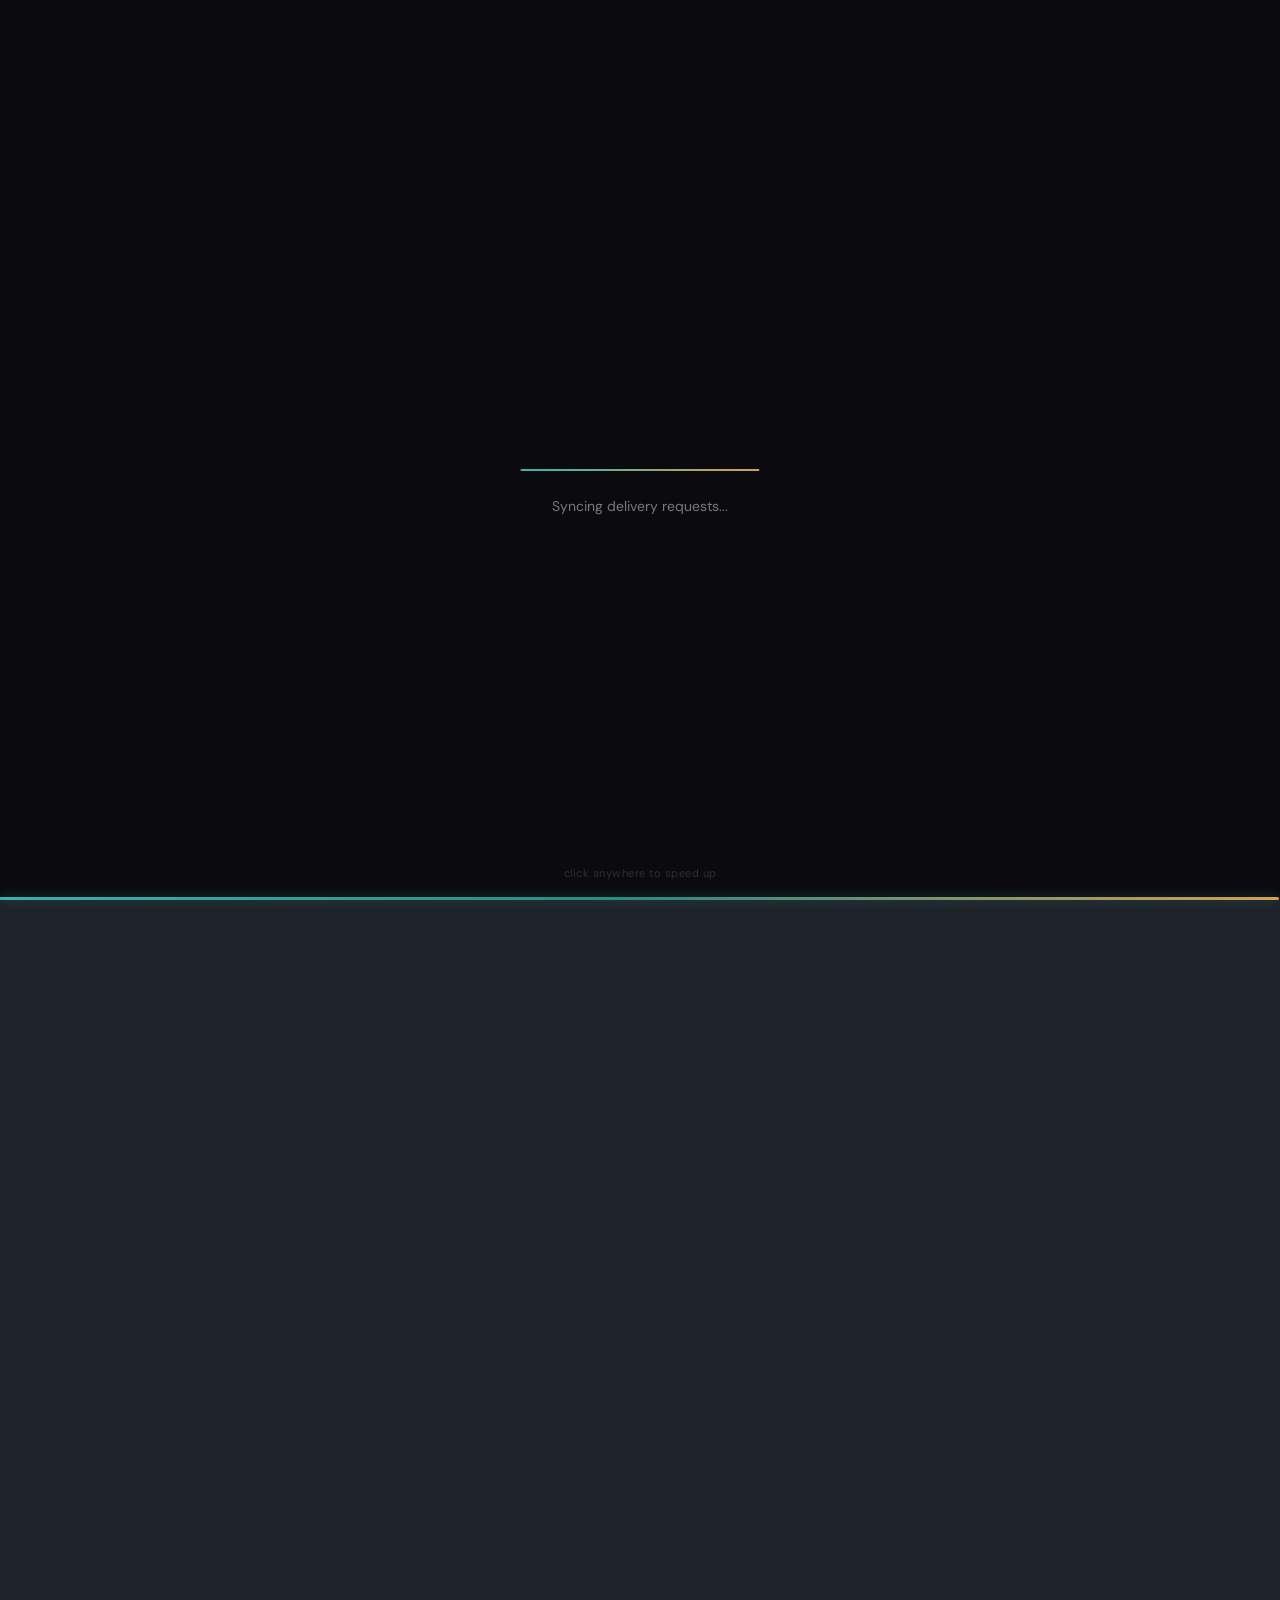
<file: index.html>
<!DOCTYPE html>
<html lang="en">

<head>
  <meta charset="UTF-8">
  <meta name="viewport" content="width=device-width, initial-scale=1.0">
  <title>Helpify — Campus Delivery</title>
  <link rel="preconnect" href="https://fonts.googleapis.com">
  <link
    href="https://fonts.googleapis.com/css2?family=Plus Jakarta Sans:wght@400;600;700;800&family=DM+Sans:ital,wght@0,300;0,400;0,500;0,600;1,400&display=swap"
    rel="stylesheet">
  <style>
    :root {
      --primary: #38b2ac;
      --primary-dark: #2d8a84;
      --accent: #d4a052;
      --accent2: #d4a052;
      --surface: #1e2229;
      --surface2: #272d36;
      --surface3: #2a3039;
      --glass: rgba(255, 255, 255, 0.04);
      --glass-border: rgba(255, 255, 255, 0.08);
      --text: #e8ecf1;
      --text-muted: #6b7a8d;
      --text-dim: #4a5563;
      --card-bg: var(--surface2);
      --success: #38b2ac;
      --warning: #d4a052;
      --danger: #d4a052;
      --radius: 20px;
      --font-display: 'Plus Jakarta Sans', sans-serif;
      --font-body: 'DM Sans', sans-serif;
      --neo-shadow: 6px 6px 14px rgba(10, 12, 16, 0.65), -6px -6px 14px rgba(55, 63, 75, 0.35);
      --neo-inset: inset 4px 4px 10px rgba(10, 12, 16, 0.6), inset -4px -4px 10px rgba(55, 63, 75, 0.25);
      --neo-deep: inset 6px 6px 14px rgba(10, 12, 16, 0.7), inset -6px -6px 14px rgba(55, 63, 75, 0.2);
    }

    * {
      margin: 0;
      padding: 0;
      box-sizing: border-box
    }

    html,
    body {
      width: 100%;
      height: 100%;
      overflow-x: hidden;
      overflow-y: auto;
      scroll-behavior: smooth;
      font-family: var(--font-body);
      background: var(--surface);
      color: var(--text)
    }

    /* CURSOR */
    .cursor {
      position: fixed;
      width: 10px;
      height: 10px;
      background: var(--primary);
      border-radius: 50%;
      pointer-events: none;
      z-index: 9999;
      transform: translate(-50%, -50%);
      transition: transform .15s, background .2s
    }

    .cursor-ring {
      position: fixed;
      width: 34px;
      height: 34px;
      border: 1.5px solid rgba(56, 178, 172, .45);
      border-radius: 50%;
      pointer-events: none;
      z-index: 9998;
      transform: translate(-50%, -50%);
      transition: width .3s, height .3s
    }

    @media(pointer:coarse) {

      .cursor,
      .cursor-ring {
        display: none !important
      }

      body {
        cursor: auto
      }
    }

    /* NOISE */
    body::before {
      content: '';
      position: fixed;
      inset: 0;
      background: var(--surface);
      pointer-events: none;
      z-index: 0
    }

    /* NAV */
    nav {
      position: fixed;
      top: 0;
      left: 0;
      right: 0;
      z-index: 200;
      display: flex;
      align-items: center;
      justify-content: space-between;
      padding: 18px 52px;
      backdrop-filter: blur(24px);
      background: rgba(14, 14, 26, .75);
      border-bottom: 1px solid var(--glass-border)
    }

    .nav-logo {
      font-family: var(--font-display);
      font-size: 22px;
      font-weight: 800;
      color: var(--text);
      cursor: pointer;
      text-decoration: none
    }

    .nav-links {
      display: flex;
      gap: 8px
    }

    .nav-link {
      padding: 7px 18px;
      border-radius: 100px;
      font-size: 13px;
      font-weight: 500;
      color: var(--text-muted);
      cursor: pointer;
      border: 1px solid transparent;
      transition: all .2s;
      letter-spacing: .3px
    }

    .nav-link:hover {
      color: var(--text);
      background: var(--glass)
    }

    .nav-link.active {
      color: #A59DFF;
      background: rgba(56, 178, 172, .15);
      border-color: rgba(56, 178, 172, .3)
    }

    .nav-right {
      display: flex;
      align-items: center;
      gap: 10px
    }

    .nav-cta {
      background: var(--primary);
      color: white;
      padding: 9px 22px;
      border-radius: 100px;
      font-size: 13px;
      font-weight: 600;
      cursor: pointer;
      border: none;
      transition: all .2s;
      font-family: var(--font-body);
      text-decoration: none;
      display: inline-block
    }

    .nav-cta:hover {
      background: var(--primary-dark);
      transform: scale(1.05)
    }

    .nav-auth-btn {
      background: transparent;
      color: var(--text-muted);
      padding: 7px 16px;
      border-radius: 100px;
      font-size: 13px;
      font-weight: 500;
      cursor: pointer;
      border: 1px solid var(--glass-border);
      transition: all .2s;
      font-family: var(--font-body);
      text-decoration: none;
      display: inline-block
    }

    .nav-auth-btn:hover {
      color: var(--text);
      background: var(--glass);
      border-color: var(--primary)
    }

    .nav-user-badge {
      display: flex;
      align-items: center;
      gap: 8px;
      padding: 5px 14px 5px 5px;
      border-radius: 100px;
      background: rgba(56, 178, 172, .1);
      border: 1px solid rgba(56, 178, 172, .25);
      cursor: pointer;
      transition: all .2s;
      text-decoration: none
    }

    .nav-user-badge:hover {
      background: rgba(56, 178, 172, .18)
    }

    .nav-user-avatar {
      width: 26px;
      height: 26px;
      border-radius: 50%;
      background: linear-gradient(135deg, #38b2ac, #d4a052);
      display: flex;
      align-items: center;
      justify-content: center;
      font-size: 11px;
      font-weight: 700;
      color: white;
      font-family: var(--font-display)
    }

    .nav-user-name {
      font-size: 12px;
      font-weight: 600;
      color: #A59DFF
    }

    .hamburger {
      display: none;
      flex-direction: column;
      gap: 5px;
      width: 36px;
      height: 36px;
      background: rgba(255, 255, 255, .05);
      border: 1px solid var(--glass-border);
      border-radius: 8px;
      cursor: pointer;
      align-items: center;
      justify-content: center;
      padding: 8px
    }

    .hamburger span {
      display: block;
      width: 18px;
      height: 1.5px;
      background: var(--text);
      border-radius: 2px;
      transition: all .3s
    }

    .hamburger.open span:nth-child(1) {
      transform: translateY(6.5px) rotate(45deg)
    }

    .hamburger.open span:nth-child(2) {
      opacity: 0
    }

    .hamburger.open span:nth-child(3) {
      transform: translateY(-6.5px) rotate(-45deg)
    }

    /* PAGES */
    .page {
      position: relative;
      z-index: 1;
      display: flex;
      flex-direction: column;
      min-height: 100vh;
      width: 100%;
    }

    .page-inner {
      flex: 1;
      padding-top: 70px;
      padding-bottom: 70px;
      display: flex;
      flex-direction: column
    }

    /* ORBS */
    .orb {
      position: absolute;
      border-radius: 50%;
      filter: blur(80px);
      opacity: .12;
      animation: float 8s ease-in-out infinite;
      pointer-events: none
    }

    @keyframes float {

      0%,
      100% {
        transform: translate(0, 0)
      }

      50% {
        transform: translate(25px, -25px)
      }
    }

    /* HOME */
    #page-home .page-inner {
      align-items: center;
      justify-content: center;
      position: relative;
      overflow: hidden
    }

    .home-orb1 {
      width: 550px;
      height: 550px;
      background: var(--primary);
      top: -180px;
      left: -80px;
      animation-delay: 0s
    }

    .home-orb2 {
      width: 380px;
      height: 380px;
      background: var(--accent);
      bottom: -80px;
      right: -60px;
      animation-delay: 3s
    }

    .home-orb3 {
      width: 280px;
      height: 280px;
      background: var(--accent2);
      top: 45%;
      left: 55%;
      animation-delay: 6s
    }

    .hero-wrap {
      display: grid;
      grid-template-columns: 1fr auto;
      gap: 40px;
      align-items: center;
      max-width: 1200px;
      width: 100%;
      padding: 0 52px;
      z-index: 2
    }

    .hero-tag {
      display: inline-flex;
      align-items: center;
      gap: 8px;
      background: rgba(56, 178, 172, .15);
      border: 1px solid rgba(56, 178, 172, .3);
      color: #A59DFF;
      padding: 6px 16px;
      border-radius: 100px;
      font-size: 12px;
      font-weight: 500;
      margin-bottom: 24px
    }

    .hero-tag .dot {
      width: 7px;
      height: 7px;
      background: var(--primary);
      border-radius: 50%;
      animation: pulse 2s infinite
    }

    @keyframes pulse {

      0%,
      100% {
        opacity: 1;
        transform: scale(1)
      }

      50% {
        opacity: .5;
        transform: scale(.8)
      }
    }

    .hero-title {
      font-family: var(--font-display);
      font-size: clamp(42px, 5.5vw, 78px);
      font-weight: 800;
      line-height: 1.0;
      letter-spacing: -2px;
      margin-bottom: 18px
    }

    .hero-title .grad {
      color: var(--primary);
    }

    .hero-sub {
      font-size: 17px;
      color: var(--text-muted);
      line-height: 1.7;
      max-width: 480px;
      margin-bottom: 36px
    }

    .hero-btns {
      display: flex;
      gap: 14px;
      flex-wrap: wrap
    }

    .btn-primary {
      background: linear-gradient(135deg, #3a9e98, #2d8a84);
      color: white;
      padding: 14px 32px;
      border-radius: 100px;
      font-size: 15px;
      font-weight: 600;
      cursor: pointer;
      border: none;
      font-family: var(--font-body);
      transition: all .3s;
      display: inline-flex;
      align-items: center;
      gap: 8px;
      text-decoration: none;
      box-shadow: 0 0 10px rgba(255, 255, 255, 0.1), var(--neo-shadow);
    }

    .btn-primary:hover {
      box-shadow: 0 0 15px rgba(255, 255, 255, 0.2), inset 2px 2px 5px rgba(0,0,0,0.2);
      transform: translateY(-2px);
    }

    .btn-secondary {
      background: transparent;
      color: var(--text);
      padding: 14px 32px;
      border-radius: 100px;
      border: 1px solid var(--glass-border);
      font-size: 15px;
      font-weight: 500;
      cursor: pointer;
      font-family: var(--font-body);
      transition: all .3s
    }

    .btn-secondary:hover {
      background: var(--glass);
      border-color: var(--primary)
    }

    .hero-stats {
      display: flex;
      gap: 40px;
      margin-top: 48px;
      padding-top: 36px;
      border-top: 1px solid var(--glass-border)
    }

    .stat-item .num {
      font-family: var(--font-display);
      font-size: 32px;
      font-weight: 800;
      color: var(--primary);
    }

    .stat-item .lbl {
      font-size: 12px;
      color: var(--text-muted);
      margin-top: 2px
    }

    /* PHONE MOCKUP */
    .phone-3d {
      width: 240px;
      height: 490px;
      background: linear-gradient(145deg, #1e1e38, #141426);
      border-radius: 38px;
      border: 1.5px solid rgba(255, 255, 255, .1);
      transform: perspective(900px) rotateY(-14deg) rotateX(5deg);
      box-shadow: -35px 35px 90px rgba(0, 0, 0, .6), 0 0 0 1px rgba(255, 255, 255, .04), inset 0 0 50px rgba(56, 178, 172, .05);
      animation: phone-float 6s ease-in-out infinite;
      overflow: hidden;
      position: relative;
      flex-shrink: 0
    }

    @keyframes phone-float {

      0%,
      100% {
        transform: perspective(900px) rotateY(-14deg) rotateX(5deg) translateY(0)
      }

      50% {
        transform: perspective(900px) rotateY(-14deg) rotateX(5deg) translateY(-12px)
      }
    }

    .phone-notch {
      width: 90px;
      height: 24px;
      background: #0a0a18;
      border-radius: 0 0 18px 18px;
      position: absolute;
      top: 0;
      left: 50%;
      transform: translateX(-50%);
      z-index: 2
    }

    .phone-screen {
      position: absolute;
      inset: 0;
      padding: 52px 14px 16px;
      overflow: hidden
    }

    .phone-status {
      display: flex;
      justify-content: space-between;
      align-items: center;
      margin-bottom: 12px;
      padding: 0 3px
    }

    .phone-time {
      font-size: 11px;
      font-weight: 600
    }

    .map-area {
      background: linear-gradient(135deg, #1a2a4a, #1a3a2a);
      border-radius: 14px;
      height: 140px;
      margin-bottom: 10px;
      position: relative;
      overflow: hidden
    }

    .map-grid {
      position: absolute;
      inset: 0;
      background-image: linear-gradient(rgba(56, 178, 172, .15) 1px, transparent 1px), linear-gradient(90deg, rgba(56, 178, 172, .15) 1px, transparent 1px);
      background-size: 26px 26px
    }

    .map-ping {
      position: absolute;
      width: 32px;
      height: 32px;
      background: rgba(255, 100, 100, .2);
      border-radius: 50%;
      top: 45%;
      left: 30%;
      transform: translate(-50%, -50%);
      animation: ping 2s ease-out infinite
    }

    .map-ping-dot {
      position: absolute;
      width: 12px;
      height: 12px;
      background: var(--accent);
      border-radius: 50%;
      top: 50%;
      left: 30%;
      transform: translate(-50%, -50%);
      border: 2px solid white
    }

    @keyframes ping {
      0% {
        transform: translate(-50%, -50%) scale(.5);
        opacity: 1
      }

      100% {
        transform: translate(-50%, -50%) scale(3);
        opacity: 0
      }
    }

    .map-pin {
      position: absolute;
      width: 24px;
      height: 24px;
      border-radius: 50%;
      display: flex;
      align-items: center;
      justify-content: center;
      font-size: 10px;
      font-weight: 700
    }

    .map-pin-a {
      background: var(--primary);
      top: 28%;
      right: 33%;
      color: white
    }

    .map-pin-b {
      background: var(--success);
      bottom: 28%;
      right: 18%;
      color: white
    }

    .req-pill {
      background: linear-gradient(135deg, var(--primary), var(--primary-dark));
      border-radius: 12px;
      padding: 8px 10px;
      margin-bottom: 8px
    }

    .req-pill .rp-lbl {
      font-size: 8px;
      color: rgba(255, 255, 255, .6);
      text-transform: uppercase;
      letter-spacing: 1px
    }

    .req-pill .rp-name {
      font-size: 11px;
      font-weight: 700;
      color: white;
      margin: 1px 0
    }

    .req-pill .rp-meta {
      font-size: 9px;
      color: rgba(255, 255, 255, .7)
    }

    .vol-list {
      display: flex;
      flex-direction: column;
      gap: 5px
    }

    .vol-item {
      display: flex;
      align-items: center;
      gap: 7px;
      background: rgba(255, 255, 255, .04);
      border-radius: 9px;
      padding: 6px 8px
    }

    .vol-av {
      width: 22px;
      height: 22px;
      border-radius: 50%;
      display: flex;
      align-items: center;
      justify-content: center;
      font-size: 8px;
      font-weight: 700;
      flex-shrink: 0
    }

    .vol-info {
      flex: 1
    }

    .vol-name {
      font-size: 10px;
      font-weight: 600
    }

    .vol-dist {
      font-size: 8px;
      color: var(--text-muted)
    }

    .vol-price {
      font-size: 10px;
      font-weight: 700;
      background: rgba(56, 178, 172, .2);
      color: #A59DFF;
      padding: 2px 6px;
      border-radius: 5px
    }

    .phone-toast {
      position: absolute;
      bottom: 12px;
      left: -20px;
      background: rgba(67, 233, 123, .15);
      border: 1px solid rgba(67, 233, 123, .3);
      border-radius: 10px;
      padding: 6px 12px;
      display: flex;
      align-items: center;
      gap: 6px;
      font-size: 11px;
      color: var(--success);
      font-weight: 600;
      white-space: nowrap;
      animation: toast-in .5s ease 2s both
    }

    @keyframes toast-in {
      from {
        opacity: 0;
        transform: translateY(14px)
      }

      to {
        opacity: 1;
        transform: translateY(0)
      }
    }

    /* HOW IT WORKS */
    #page-how .page-inner {
      justify-content: center;
      padding-left: 52px;
      padding-right: 52px;
      overflow-y: auto
    }

    .how-grid {
      display: grid;
      grid-template-columns: repeat(4, 1fr);
      gap: 20px;
      max-width: 1100px;
      width: 100%;
      margin: 0 auto
    }

    .step-card {
      background: var(--surface2);
      border-radius: var(--radius);
      box-shadow: var(--neo-shadow);
      padding: 28px 24px;
      position: relative;
      overflow: hidden;
      transition: all .4s cubic-bezier(.34, 1.56, .64, 1)
    }

    .step-card:hover {
      transform: translateY(-8px) scale(1.02);
      box-shadow: var(--neo-inset);
    }

    .step-num {
      font-family: var(--font-display);
      font-size: 56px;
      font-weight: 800;
      color: rgba(255, 255, 255, .03);
      position: absolute;
      top: 8px;
      right: 14px;
      line-height: 1
    }

    .step-icon {
      width: 48px;
      height: 48px;
      border-radius: 14px;
      display: flex;
      align-items: center;
      justify-content: center;
      font-size: 22px;
      margin-bottom: 16px
    }

    .step-title {
      font-family: var(--font-display);
      font-size: 18px;
      font-weight: 700;
      margin-bottom: 8px
    }

    .step-desc {
      font-size: 13px;
      color: var(--text-muted);
      line-height: 1.6
    }

    /* BOOST */
    #page-boost .page-inner {
      justify-content: center;
      padding-left: 52px;
      padding-right: 52px;
      overflow-y: auto
    }

    .boost-wrap {
      display: grid;
      grid-template-columns: 1fr 1fr;
      gap: 80px;
      align-items: center;
      max-width: 1100px;
      width: 100%;
      margin: 0 auto
    }

    .boost-card {
      background: var(--card-bg);
      border-radius: var(--radius);
      border: 1px solid var(--glass-border);
      padding: 32px;
      backdrop-filter: blur(20px)
    }

    .boost-hd {
      display: flex;
      align-items: center;
      justify-content: space-between;
      margin-bottom: 22px
    }

    .boost-card-title {
      font-family: var(--font-display);
      font-size: 18px;
      font-weight: 700
    }

    .priority-badge {
      background: rgba(255, 184, 48, .15);
      border: 1px solid rgba(255, 184, 48, .3);
      color: var(--warning);
      padding: 4px 12px;
      border-radius: 100px;
      font-size: 11px;
      font-weight: 600;
      animation: badge-pulse 2s ease-in-out infinite
    }

    @keyframes badge-pulse {

      0%,
      100% {
        box-shadow: 0 0 0 0 rgba(255, 184, 48, .3)
      }

      50% {
        box-shadow: 0 0 0 8px rgba(255, 184, 48, 0)
      }
    }

    .vn-row {
      background: rgba(56, 178, 172, .05);
      border-radius: 12px;
      padding: 14px;
      margin-bottom: 18px
    }

    .vn-lbl {
      font-size: 11px;
      color: var(--text-muted);
      margin-bottom: 10px
    }

    .vn-dots {
      display: flex;
      gap: 6px;
      align-items: center
    }

    .vn-dot {
      width: 30px;
      height: 30px;
      border-radius: 50%;
      display: flex;
      align-items: center;
      justify-content: center;
      font-size: 10px;
      font-weight: 700;
      color: white;
      position: relative
    }

    .vn-dot.active::after {
      content: '';
      position: absolute;
      inset: -3px;
      border-radius: 50%;
      border: 2px solid var(--success);
      animation: vol-ring 1.5s ease-in-out infinite
    }

    @keyframes vol-ring {

      0%,
      100% {
        opacity: 1;
        transform: scale(1)
      }

      50% {
        opacity: .5;
        transform: scale(1.15)
      }
    }

    .vn-count {
      font-size: 12px;
      color: var(--text-muted);
      margin-left: 4px
    }

    .price-display {
      text-align: center;
      padding: 20px 0;
      margin-bottom: 18px;
      border-top: 1px solid var(--glass-border);
      border-bottom: 1px solid var(--glass-border)
    }

    .price-lbl {
      font-size: 11px;
      color: var(--text-muted);
      text-transform: uppercase;
      letter-spacing: 1px
    }

    .price-amount {
      font-family: var(--font-display);
      font-size: 58px;
      font-weight: 800;
      background: linear-gradient(135deg, #38b2ac, #d4a052);
      -webkit-background-clip: text;
      -webkit-text-fill-color: transparent;
      line-height: 1;
      margin: 6px 0;
      transition: all .3s
    }

    .price-sub {
      font-size: 12px;
      color: var(--text-muted)
    }

    .rapido-bar {
      height: 5px;
      border-radius: 100px;
      background: rgba(255, 255, 255, .06);
      overflow: hidden;
      margin-bottom: 16px
    }

    .rapido-fill {
      height: 100%;
      border-radius: 100px;
      background: linear-gradient(90deg, var(--primary), #d4a052);
      transition: width .5s ease
    }

    .boost-opts {
      display: flex;
      gap: 8px;
      margin-bottom: 16px
    }

    .boost-opt {
      flex: 1;
      padding: 10px 6px;
      border-radius: 10px;
      border: 1px solid var(--glass-border);
      background: transparent;
      color: var(--text);
      font-family: var(--font-body);
      font-size: 12px;
      font-weight: 600;
      cursor: pointer;
      transition: all .2s;
      text-align: center
    }

    .boost-opt:hover {
      border-color: var(--primary);
      background: rgba(56, 178, 172, .1)
    }

    .boost-opt.active {
      border-color: var(--primary);
      background: rgba(56, 178, 172, .2);
      color: #A59DFF
    }

    .helper-text {
      font-size: 11px;
      color: var(--text-muted);
      text-align: center
    }

    .helper-text span {
      color: var(--primary);
      font-weight: 600
    }

    /* FEATURES */
    #page-features .page-inner {
      padding-left: 52px;
      padding-right: 52px;
      overflow-y: auto;
      padding-bottom: 24px
    }

    .features-wrap {
      max-width: 1100px;
      width: 100%;
      margin: 0 auto
    }

    .feat-grid {
      display: grid;
      grid-template-columns: repeat(3, 1fr);
      gap: 16px;
      margin-bottom: 28px
    }

    .feat-card {
      background: var(--card-bg);
      border-radius: var(--radius);
      border: 1px solid var(--glass-border);
      padding: 24px;
      position: relative;
      overflow: hidden;
      transition: all .4s;
      backdrop-filter: blur(20px)
    }

    .feat-card:hover {
      transform: translateY(-5px);
      border-color: rgba(56, 178, 172, .3)
    }

    .feat-card.wide {
      grid-column: span 2
    }

    .feat-icon {
      width: 44px;
      height: 44px;
      border-radius: 12px;
      display: flex;
      align-items: center;
      justify-content: center;
      font-size: 20px;
      margin-bottom: 14px
    }

    .feat-title {
      font-family: var(--font-display);
      font-size: 16px;
      font-weight: 700;
      margin-bottom: 6px
    }

    .feat-desc {
      font-size: 13px;
      color: var(--text-muted);
      line-height: 1.5
    }

    .status-flow {
      display: flex;
      align-items: center;
      gap: 6px;
      margin-top: 14px;
      flex-wrap: wrap
    }

    .status-chip {
      padding: 4px 10px;
      border-radius: 100px;
      font-size: 11px;
      font-weight: 600
    }

    .status-chip.done {
      background: rgba(67, 233, 123, .15);
      color: var(--success);
      border: 1px solid rgba(67, 233, 123, .3)
    }

    .status-chip.active-chip {
      background: rgba(56, 178, 172, .2);
      color: #A59DFF;
      border: 1px solid rgba(56, 178, 172, .4);
      box-shadow: 0 0 16px rgba(56, 178, 172, .2)
    }

    .status-chip.waiting {
      background: rgba(255, 255, 255, .05);
      color: var(--text-dim);
      border: 1px solid var(--glass-border)
    }

    .status-arrow {
      color: var(--text-dim);
      font-size: 11px
    }

    .map-section {
      background: var(--card-bg);
      border-radius: var(--radius);
      border: 1px solid var(--glass-border);
      padding: 24px;
      backdrop-filter: blur(20px)
    }

    .map-section-title {
      font-family: var(--font-display);
      font-size: 18px;
      font-weight: 700;
      margin-bottom: 4px
    }

    .map-section-sub {
      font-size: 13px;
      color: var(--text-muted);
      margin-bottom: 18px
    }

    .campus-map-wrap {
      position: relative;
      border-radius: 16px;
      overflow: hidden;
      height: 260px;
      background: linear-gradient(135deg, #0f1f2e, #0f2e1f)
    }

    .campus-map-wrap svg {
      width: 100%;
      height: 100%
    }

    .gate-legend {
      display: flex;
      gap: 20px;
      margin-top: 14px
    }

    .gate-item {
      display: flex;
      align-items: center;
      gap: 8px;
      font-size: 13px
    }

    .gate-dot {
      width: 12px;
      height: 12px;
      border-radius: 50%;
      flex-shrink: 0
    }

    .gate-item span {
      color: var(--text-muted)
    }

    .gate-item strong {
      color: var(--text)
    }

    /* ROLES */
    #page-roles .page-inner {
      justify-content: center;
      padding-left: 52px;
      padding-right: 52px;
      overflow-y: auto
    }

    .roles-wrap {
      display: grid;
      grid-template-columns: 1fr 1fr;
      gap: 28px;
      max-width: 1000px;
      width: 100%;
      margin: 0 auto
    }

    .role-card {
      background: var(--card-bg);
      border-radius: var(--radius);
      border: 1px solid var(--glass-border);
      padding: 36px;
      position: relative;
      overflow: hidden;
      transition: all .4s;
      backdrop-filter: blur(20px)
    }

    .role-card::after {
      content: '';
      position: absolute;
      bottom: 0;
      left: 0;
      right: 0;
      height: 3px
    }

    .role-card.customer::after {
      background: linear-gradient(90deg, var(--primary), #d4a052)
    }

    .role-card.volunteer::after {
      background: linear-gradient(90deg, var(--success), #00CDB7)
    }

    .role-card:hover {
      transform: translateY(-6px)
    }

    .role-icon {
      font-size: 44px;
      margin-bottom: 16px
    }

    .role-title {
      font-family: var(--font-display);
      font-size: 26px;
      font-weight: 800;
      margin-bottom: 6px
    }

    .role-sub {
      font-size: 14px;
      color: var(--text-muted);
      margin-bottom: 20px
    }

    .role-perks {
      list-style: none;
      display: flex;
      flex-direction: column;
      gap: 9px;
      margin-bottom: 24px
    }

    .role-perks li {
      display: flex;
      align-items: center;
      gap: 9px;
      font-size: 13px;
      color: var(--text-muted)
    }

    .role-perks li::before {
      content: '';
      width: 5px;
      height: 5px;
      border-radius: 50%;
      flex-shrink: 0
    }

    .customer .role-perks li::before {
      background: var(--primary)
    }

    .volunteer .role-perks li::before {
      background: var(--success)
    }

    .role-btn {
      width: 100%;
      padding: 13px;
      border-radius: 12px;
      font-family: var(--font-body);
      font-size: 15px;
      font-weight: 600;
      cursor: pointer;
      border: none;
      transition: all .2s;
      text-decoration: none;
      display: block;
      text-align: center
    }

    .role-btn.cust {
      background: var(--primary);
      color: white
    }

    .role-btn.cust:hover {
      background: var(--primary-dark)
    }

    .role-btn.vol {
      background: rgba(67, 233, 123, .15);
      color: var(--success);
      border: 1px solid rgba(67, 233, 123, .3)
    }

    .role-btn.vol:hover {
      background: rgba(67, 233, 123, .25)
    }

    /* SHARED SECTION HEADER */
    .sec-hdr {
      margin-bottom: 28px
    }

    .sec-tag {
      font-size: 11px;
      font-weight: 600;
      letter-spacing: 3px;
      text-transform: uppercase;
      color: var(--primary);
      margin-bottom: 10px
    }

    .sec-title {
      font-family: var(--font-display);
      font-size: clamp(28px, 4vw, 46px);
      font-weight: 800;
      line-height: 1.1;
      margin-bottom: 10px
    }

    .sec-sub {
      font-size: 16px;
      color: var(--text-muted);
      max-width: 480px;
      line-height: 1.6
    }

    /* LOADER */
    #helpify-loader {
      position: fixed;
      inset: 0;
      z-index: 10000;
      background: #0b0b0f;
      display: flex;
      flex-direction: column;
      align-items: center;
      justify-content: center;
      transition: opacity .4s ease, visibility .4s ease
    }

    #helpify-loader.hidden {
      opacity: 0;
      visibility: hidden;
      pointer-events: none
    }

    .loader-content {
      display: flex;
      flex-direction: column;
      align-items: center;
      gap: 32px
    }

    .loader-logo {
      display: flex;
      gap: 4px;
      font-family: var(--font-display);
      font-size: clamp(42px, 8vw, 64px);
      font-weight: 800;
      letter-spacing: 2px;
      user-select: none
    }

    .loader-letter {
      opacity: 0;
      transform: translateY(18px);
      display: inline-block;
      background: linear-gradient(135deg, #38b2ac 0%, #2d8a84 40%, #d4a052 100%);
      -webkit-background-clip: text;
      -webkit-text-fill-color: transparent;
      animation: none
    }

    .loader-letter.revealed {
      animation: letterReveal .45s cubic-bezier(.34, 1.56, .64, 1) forwards
    }

    @keyframes letterReveal {
      to {
        opacity: 1;
        transform: translateY(0)
      }
    }

    .loader-letter.glow {
      animation: letterGlow 2.2s ease-in-out infinite alternate
    }

    @keyframes letterGlow {
      0% {
        filter: drop-shadow(0 0 6px rgba(56, 178, 172, .35)) drop-shadow(0 0 20px rgba(56, 178, 172, .15))
      }

      100% {
        filter: drop-shadow(0 0 14px rgba(167, 139, 250, .5)) drop-shadow(0 0 40px rgba(212, 160, 82, .2))
      }
    }

    .loader-logo-wrap {
      position: relative
    }

    .loader-logo-wrap::after {
      content: '';
      position: absolute;
      bottom: -8px;
      left: 50%;
      transform: translateX(-50%);
      width: 0;
      height: 2px;
      border-radius: 4px;
      background: linear-gradient(90deg, #38b2ac, #d4a052);
      transition: width .6s cubic-bezier(.22, 1, .36, 1)
    }

    .loader-logo-wrap.line-visible::after {
      width: 80%
    }

    .loader-status {
      font-family: var(--font-body);
      font-size: 14px;
      color: rgba(255, 255, 255, .45);
      height: 22px;
      overflow: hidden;
      position: relative;
      min-width: 260px;
      text-align: center
    }

    .loader-status-text {
      position: absolute;
      inset: 0;
      display: flex;
      align-items: center;
      justify-content: center;
      opacity: 0;
      transform: translateY(10px);
      transition: opacity .3s ease, transform .3s ease;
      white-space: nowrap
    }

    .loader-status-text.active {
      opacity: 1;
      transform: translateY(0)
    }

    .loader-status-text.exit {
      opacity: 0;
      transform: translateY(-10px)
    }

    .loader-progress-wrap {
      position: fixed;
      bottom: 0;
      left: 0;
      right: 0;
      height: 3px;
      background: rgba(255, 255, 255, .04)
    }

    .loader-progress-bar {
      height: 100%;
      width: 0;
      background: linear-gradient(90deg, #38b2ac, #2d8a84, #d4a052);
      border-radius: 0 4px 4px 0;
      transition: width .15s linear;
      box-shadow: 0 0 12px rgba(56, 178, 172, .4)
    }

    .loader-hint {
      font-family: var(--font-body);
      font-size: 11px;
      color: rgba(255, 255, 255, .15);
      letter-spacing: .5px;
      position: fixed;
      bottom: 20px;
      opacity: 0;
      animation: hintFade .8s ease .8s forwards
    }

    @keyframes hintFade {
      to {
        opacity: 1
      }
    }

    .loader-logo-wrap.float {
      animation: loaderFloat 3s ease-in-out infinite
    }

    @keyframes loaderFloat {

      0%,
      100% {
        transform: translateY(0)
      }

      50% {
        transform: translateY(-6px)
      }
    }

    /* NEAR GATE NOTIFICATION */
    #nearGateNotification {
      position: fixed;
      bottom: 24px;
      right: 24px;
      background: rgba(28, 28, 53, .95);
      border: 1px solid rgba(56, 178, 172, .3);
      color: var(--text);
      padding: 14px 20px;
      border-radius: 14px;
      backdrop-filter: blur(20px);
      display: none;
      z-index: 9999;
      box-shadow: 0 10px 30px rgba(0, 0, 0, .5);
      font-size: 14px;
      font-weight: 600
    }

    /* RESPONSIVE */
    @media(max-width:900px) {
      nav {
        padding: 14px 20px
      }

      .nav-auth-btn, .nav-cta {
        display: none !important;
      }

      .mobile-only {
        display: block !important;
      }

      .hero-title {
        font-size: clamp(28px, 8vw, 36px);
      }

      .orb.home-orb3 {
        display: none;
      }

      .hamburger {
        display: flex
      }

      .nav-links {
        display: none;
        position: fixed;
        top: 62px;
        left: 0;
        right: 0;
        background: rgba(14, 14, 26, .97);
        backdrop-filter: blur(20px);
        border-bottom: 1px solid var(--glass-border);
        flex-direction: column;
        gap: 0;
        padding: 10px 0;
        z-index: 199
      }

      .nav-links.open {
        display: flex
      }

      .nav-link {
        border-radius: 0;
        padding: 13px 24px;
        border: none;
        border-bottom: 1px solid var(--glass-border);
        font-size: 15px
      }

      .hero-wrap {
        grid-template-columns: 1fr;
        padding: 0 20px
      }

      .phone-3d {
        display: none
      }

      .hero-stats {
        gap: 20px
      }

      .how-grid {
        grid-template-columns: 1fr 1fr;
        gap: 16px
      }

      .boost-wrap {
        grid-template-columns: 1fr;
        gap: 24px
      }

      .feat-grid {
        grid-template-columns: 1fr
      }

      .feat-card.wide {
        grid-column: span 1
      }

      .roles-wrap {
        grid-template-columns: 1fr
      }

      #page-how .page-inner,
      #page-boost .page-inner,
      #page-features .page-inner,
      #page-roles .page-inner {
        padding-left: 20px;
        padding-right: 20px
      }
    }

    @media(max-width:540px) {
      .how-grid {
        grid-template-columns: 1fr
      }

      .hero-stats {
        flex-direction: column;
        gap: 12px
      }

      .hero-btns {
        flex-direction: column
      }

      .btn-primary,
      .btn-secondary {
        text-align: center;
        justify-content: center
      }
    }
  </style>
</head>

<body>

  <!-- LOADER -->
  <div id="helpify-loader">
    <div class="loader-content">
      <div class="loader-logo-wrap">
        <div class="loader-logo">
          <span class="loader-letter">H</span><span class="loader-letter">E</span>
          <span class="loader-letter">L</span><span class="loader-letter">P</span>
          <span class="loader-letter">I</span><span class="loader-letter">F</span>
          <span class="loader-letter">Y</span>
        </div>
      </div>
      <div class="loader-status" id="loaderStatus"></div>
    </div>
    <div class="loader-progress-wrap">
      <div class="loader-progress-bar" id="loaderBar"></div>
    </div>
    <div class="loader-hint">click anywhere to speed up</div>
  </div>

  <div class="cursor" id="cursor"></div>
  <div class="cursor-ring" id="cursorRing"></div>

  <!-- NAV -->
  <nav>
    <a href="index.html" class="nav-logo">Helpify</a>
    <div class="nav-links" id="navLinks">
      <div class="nav-link" data-page="home" onclick="goPage('home');closeMenu()">Home</div>
      <div class="nav-link" data-page="how" onclick="goPage('how');closeMenu()">How It Works</div>
      <div class="nav-link" data-page="boost" onclick="goPage('boost');closeMenu()">Priority Boost</div>
      <div class="nav-link" data-page="features" onclick="goPage('features');closeMenu()">Features & Map</div>
      <div class="nav-link" data-page="roles" onclick="goPage('roles');closeMenu()">Join</div>
      <a href="login.html" class="nav-link mobile-only" style="display:none; text-decoration:none;">Login / Signup</a>
      <a href="dashboard.html" class="nav-link mobile-only" style="display:none; text-decoration:none; color:var(--primary);">Open App →</a>
    </div>
    <div class="nav-right">
      <a href="login.html" class="nav-auth-btn" id="navAuthBtn">Login / Signup</a>
      <a href="dashboard.html" class="nav-user-badge" id="navUserBadge" style="display:none;">
        <div class="nav-user-avatar" id="navUserAvatar">?</div>
        <span class="nav-user-name" id="navUserName">User</span>
      </a>
      <a href="dashboard.html" class="nav-cta">Open App →</a>
      <button class="hamburger" id="hamburger" onclick="toggleMenu()"><span></span><span></span><span></span></button>
    </div>
  </nav>

  <!-- PAGE: HOME -->
  <div class="page active" id="page-home">
    <div class="page-inner">
      <div class="orb home-orb1 orb"></div>
      <div class="orb home-orb2 orb"></div>
      <div class="orb home-orb3 orb"></div>
      <div class="hero-wrap">
        <div>
          <div class="hero-tag"><span class="dot"></span> Bennett University — Campus Delivery</div>
          <h1 class="hero-title">Your order.<br><span class="grad">Delivered within</span><br>campus.</h1>
          <p class="hero-sub">Skip the 750m walk to the gate. Post a pickup request, a volunteer collects your order —
            you earn time, they earn money.</p>
          <div class="hero-btns">
            <a href="dashboard.html" class="btn-primary">Post a Request →</a>
            <button class="btn-secondary" onclick="goPage('how')">See How It Works</button>
          </div>
          <div class="hero-stats">
            <div class="stat-item">
              <div class="num">₹20</div>
              <div class="lbl">Minimum reward</div>
            </div>
            <div class="stat-item">
              <div class="num">~5 min</div>
              <div class="lbl">Average pickup</div>
            </div>
            <div class="stat-item">
              <div class="num">750m</div>
              <div class="lbl">Walk you skip</div>
            </div>
          </div>
        </div>
        <div class="phone-3d">
          <div class="phone-notch"></div>
          <div class="phone-screen">
            <div class="phone-status"><span class="phone-time">9:41</span><span style="font-size:9px">▐▐▐ 📶</span>
            </div>
            <div class="map-area">
              <div class="map-grid"></div>
              <div class="map-ping"></div>
              <div class="map-ping-dot"></div>
              <div class="map-pin map-pin-a">A</div>
              <div class="map-pin map-pin-b">B</div>
            </div>
            <div class="req-pill">
              <div class="rp-lbl">Active Request</div>
              <div class="rp-name">📦 Amazon Parcel — Gate 1</div>
              <div class="rp-meta">₹20 reward · 0.2km from gate</div>
            </div>
            <div class="vol-list">
              <div class="vol-item">
                <div class="vol-av" style="background:#38b2ac">RS</div>
                <div class="vol-info">
                  <div class="vol-name">Rohit S.</div>
                  <div class="vol-dist">120m from gate</div>
                </div>
                <div class="vol-price">₹20</div>
              </div>
              <div class="vol-item">
                <div class="vol-av" style="background:#43E97B">PM</div>
                <div class="vol-info">
                  <div class="vol-name">Priya M.</div>
                  <div class="vol-dist">80m from gate</div>
                </div>
                <div class="vol-price">₹15</div>
              </div>
              <div class="vol-item">
                <div class="vol-av" style="background:#d4a052">AK</div>
                <div class="vol-info">
                  <div class="vol-name">Aditya K.</div>
                  <div class="vol-dist">200m from gate</div>
                </div>
                <div class="vol-price">₹25</div>
              </div>
            </div>
          </div>
          <div class="phone-toast">✓ ₹100 earned</div>
        </div>
      </div>
    </div>
  </div>

  <!-- PAGE: HOW IT WORKS -->
  <div class="page" id="page-how">
    <div class="page-inner" style="justify-content:center;padding-left:52px;padding-right:52px;">
      <div style="max-width:1100px;width:100%;margin:0 auto;">
        <div class="sec-hdr">
          <div class="sec-tag">How it works</div>
          <div class="sec-title">Simple. Fast. Rewarding.</div>
          <div class="sec-sub">Four steps from order to your door — no app download needed.</div>
        </div>
        <div class="how-grid">
          <div class="step-card">
            <div class="step-num">01</div>
            <div class="step-icon" style="background:rgba(56, 178, 172,.15)">📝</div>
            <div class="step-title">Post Request</div>
            <p class="step-desc">Enter your order name, pickup gate, hostel & room. Set your reward — minimum ₹20.</p>
          </div>
          <div class="step-card">
            <div class="step-num">02</div>
            <div class="step-icon" style="background:rgba(67,233,123,.15)">🎯</div>
            <div class="step-title">Volunteer Accepts</div>
            <p class="step-desc">Nearby students browsing the feed accept your request. You get their name and number
              instantly.</p>
          </div>
          <div class="step-card">
            <div class="step-num">03</div>
            <div class="step-icon" style="background:rgba(212, 160, 82,.15)">📞</div>
            <div class="step-title">Coordinate</div>
            <p class="step-desc">Call the delivery agent, say "Hand it to [volunteer name]". They collect, you track
              live.</p>
          </div>
          <div class="step-card">
            <div class="step-num">04</div>
            <div class="step-icon" style="background:rgba(255,184,48,.15)">🏠</div>
            <div class="step-title">Delivered!</div>
            <p class="step-desc">Volunteer marks delivered, you confirm received. Pay via cash or UPI. Both rate each
              other.</p>
          </div>
        </div>
      </div>
    </div>
  </div>

  <!-- PAGE: BOOST -->
  <div class="page" id="page-boost">
    <div class="page-inner">
      <div class="boost-wrap">
        <div>
          <div class="sec-tag">🔥 Priority Boost</div>
          <div class="sec-title">Need it faster?<br>Boost your price.</div>
          <p class="sec-sub">Like Rapido surge pricing — raise your reward to jump to the top of the volunteer feed.
            Higher price = faster acceptance.</p>
          <div style="margin-top:28px;display:flex;flex-direction:column;gap:14px;">
            <div style="display:flex;align-items:center;gap:12px;">
              <div
                style="width:36px;height:36px;border-radius:10px;background:rgba(56, 178, 172,.15);display:flex;align-items:center;justify-content:center;font-size:18px;">
                👀</div>
              <div style="font-size:14px;color:var(--text-muted);">Volunteer sees your request <strong
                  style="color:var(--text)">first</strong> in the feed</div>
            </div>
            <div style="display:flex;align-items:center;gap:12px;">
              <div
                style="width:36px;height:36px;border-radius:10px;background:rgba(255,184,48,.15);display:flex;align-items:center;justify-content:center;font-size:18px;">
                ⚡</div>
              <div style="font-size:14px;color:var(--text-muted);">Average acceptance drops from <strong
                  style="color:var(--text)">5 min → 90 sec</strong></div>
            </div>
            <div style="display:flex;align-items:center;gap:12px;">
              <div
                style="width:36px;height:36px;border-radius:10px;background:rgba(67,233,123,.15);display:flex;align-items:center;justify-content:center;font-size:18px;">
                💸</div>
              <div style="font-size:14px;color:var(--text-muted);">You set the price — pay only what you're comfortable
                with</div>
            </div>
          </div>
        </div>
        <div class="boost-card">
          <div class="boost-hd">
            <div class="boost-card-title">Amazon Parcel</div>
            <div class="priority-badge">🔥 Priority</div>
          </div>
          <div class="vn-row">
            <div class="vn-lbl">3 volunteers nearby</div>
            <div class="vn-dots">
              <div class="vn-dot active" style="background:#38b2ac">RS</div>
              <div class="vn-dot active" style="background:#43E97B">PM</div>
              <div class="vn-dot" style="background:#d4a052;opacity:.5">AK</div>
              <div class="vn-count">+2 more</div>
            </div>
          </div>
          <div class="price-display">
            <div class="price-lbl">Current Reward</div>
            <div class="price-amount" id="boostPrice">₹20</div>
            <div class="price-sub">Higher price = top of feed</div>
          </div>
          <div class="rapido-bar">
            <div class="rapido-fill" id="boostBar" style="width:33%"></div>
          </div>
          <div class="boost-opts">
            <button class="boost-opt active" onclick="setBoost(0,this)">Base ₹20</button>
            <button class="boost-opt" onclick="setBoost(10,this)">+₹10 Boost</button>
            <button class="boost-opt" onclick="setBoost(20,this)">+₹20 🔥</button>
            <button class="boost-opt" onclick="setBoost(40,this)">+₹40 🚀</button>
          </div>
          <div class="helper-text"><span>Higher price = faster acceptance</span> — volunteers see your request first
          </div>
        </div>
      </div>
    </div>
  </div>

  <!-- PAGE: FEATURES + MAP -->
  <div class="page" id="page-features">
    <div class="page-inner">
      <div class="features-wrap">
        <div class="sec-hdr">
          <div class="sec-tag">Platform Features</div>
          <div class="sec-title">Built for trust. Designed for speed.</div>
        </div>
        <div class="feat-grid">
          <div class="feat-card">
            <div class="feat-icon" style="background:rgba(56, 178, 172,.15)">🎓</div>
            <div class="feat-title">College ID Verified</div>
            <p class="feat-desc">Every user uploads their Bennett University ID. Only verified students, zero strangers.
            </p>
          </div>
          <div class="feat-card">
            <div class="feat-icon" style="background:rgba(67,233,123,.15)">💬</div>
            <div class="feat-title">Instant Contact</div>
            <p class="feat-desc">Once accepted, phone numbers are shared. Direct coordination, zero delays.</p>
          </div>
          <div class="feat-card wide">
            <div class="feat-icon" style="background:rgba(255,184,48,.15)">📊</div>
            <div class="feat-title">Live Request Status</div>
            <p class="feat-desc">Track every step of your delivery in real-time.</p>
            <div class="status-flow"><span class="status-chip done">Pending</span><span
                class="status-arrow">→</span><span class="status-chip done">Accepted</span><span
                class="status-arrow">→</span><span class="status-chip active-chip">Picked Up</span><span
                class="status-arrow">→</span><span class="status-chip waiting">Delivered</span><span
                class="status-arrow">→</span><span class="status-chip waiting">Completed</span></div>
          </div>
          <div class="feat-card">
            <div class="feat-icon" style="background:rgba(212, 160, 82,.15)">💰</div>
            <div class="feat-title">Cash / UPI Payment</div>
            <p class="feat-desc">Pay directly — no middleman, no transaction fees. Full amount to your helper.</p>
          </div>
          <div class="feat-card">
            <div class="feat-icon" style="background:rgba(56, 178, 172,.15)">🔔</div>
            <div class="feat-title">Smart Notifications</div>
            <p class="feat-desc">Instant alerts when your request is accepted, picked up, or delivered.</p>
          </div>
          <div class="feat-card">
            <div class="feat-icon" style="background:rgba(67,233,123,.15)">🛡️</div>
            <div class="feat-title">Admin Safety Net</div>
            <p class="feat-desc">24/7 admin monitoring. Volunteers who ghost get banned. Ratings keep quality high.</p>
          </div>
        </div>
        <div class="map-section">
          <div class="map-section-title">📍 Bennett University — Campus Gates</div>
          <div class="map-section-sub">All pickup points are at these gates. Volunteers operate within campus.</div>
          <div class="campus-map-wrap">
            <svg viewBox="0 0 900 260" xmlns="http://www.w3.org/2000/svg" style="display:block;">
              <defs>
                <linearGradient id="mapBg" x1="0%" y1="0%" x2="100%" y2="100%">
                  <stop offset="0%" style="stop-color:#0f1a2e" />
                  <stop offset="100%" style="stop-color:#0a1f12" />
                </linearGradient>
                <filter id="softGlow">
                  <feGaussianBlur stdDeviation="6" result="blur" />
                  <feMerge>
                    <feMergeNode in="blur" />
                    <feMergeNode in="SourceGraphic" />
                  </feMerge>
                </filter>
              </defs>
              <rect width="900" height="260" fill="url(#mapBg)" />
              <g stroke="rgba(56, 178, 172,0.12)" stroke-width="1">
                <line x1="0" y1="52" x2="900" y2="52" />
                <line x1="0" y1="104" x2="900" y2="104" />
                <line x1="0" y1="156" x2="900" y2="156" />
                <line x1="0" y1="208" x2="900" y2="208" />
                <line x1="90" y1="0" x2="90" y2="260" />
                <line x1="180" y1="0" x2="180" y2="260" />
                <line x1="270" y1="0" x2="270" y2="260" />
                <line x1="360" y1="0" x2="360" y2="260" />
                <line x1="450" y1="0" x2="450" y2="260" />
                <line x1="540" y1="0" x2="540" y2="260" />
                <line x1="630" y1="0" x2="630" y2="260" />
                <line x1="720" y1="0" x2="720" y2="260" />
                <line x1="810" y1="0" x2="810" y2="260" />
              </g>
              <rect x="60" y="20" width="780" height="220" rx="12" fill="none" stroke="rgba(56, 178, 172,0.25)"
                stroke-width="1.5" stroke-dasharray="8,4" />
              <text x="450" y="14" fill="rgba(56, 178, 172,0.5)" font-size="10" text-anchor="middle"
                font-family="DM Sans,sans-serif" letter-spacing="3">BENNETT UNIVERSITY CAMPUS BOUNDARY</text>
              <rect x="60" y="118" width="780" height="24" rx="4" fill="rgba(30,40,60,0.8)"
                stroke="rgba(80,100,150,0.3)" stroke-width="1" />
              <g stroke="rgba(255,255,255,0.07)" stroke-width="1" stroke-dasharray="20,12">
                <line x1="60" y1="130" x2="840" y2="130" />
              </g>
              <rect x="430" y="20" width="20" height="220" fill="rgba(30,40,60,0.6)" stroke="rgba(80,100,150,0.2)"
                stroke-width="1" />
              <rect x="90" y="40" width="110" height="65" rx="6" fill="rgba(56, 178, 172,0.08)"
                stroke="rgba(56, 178, 172,0.2)" stroke-width="1" /><text x="145" y="68" fill="rgba(160,157,255,0.6)"
                font-size="9" text-anchor="middle" font-family="DM Sans,sans-serif">Academic</text><text x="145" y="80"
                fill="rgba(160,157,255,0.6)" font-size="9" text-anchor="middle"
                font-family="DM Sans,sans-serif">Block</text>
              <rect x="240" y="40" width="90" height="65" rx="6" fill="rgba(67,233,123,0.06)"
                stroke="rgba(67,233,123,0.15)" stroke-width="1" /><text x="285" y="74" fill="rgba(100,200,140,0.6)"
                font-size="9" text-anchor="middle" font-family="DM Sans,sans-serif">Library</text>
              <rect x="560" y="40" width="100" height="65" rx="6" fill="rgba(255,184,48,0.06)"
                stroke="rgba(255,184,48,0.15)" stroke-width="1" /><text x="610" y="74" fill="rgba(200,150,60,0.6)"
                font-size="9" text-anchor="middle" font-family="DM Sans,sans-serif">Admin</text>
              <rect x="700" y="40" width="80" height="55" rx="6" fill="rgba(212, 160, 82,0.07)"
                stroke="rgba(212, 160, 82,0.15)" stroke-width="1" /><text x="740" y="74" fill="rgba(200,100,130,0.6)"
                font-size="9" text-anchor="middle" font-family="DM Sans,sans-serif">Hostel H1</text>
              <rect x="700" y="160" width="80" height="55" rx="6" fill="rgba(212, 160, 82,0.07)"
                stroke="rgba(212, 160, 82,0.15)" stroke-width="1" /><text x="740" y="183" fill="rgba(200,100,130,0.6)"
                font-size="9" text-anchor="middle" font-family="DM Sans,sans-serif">Hostel</text><text x="740" y="195"
                fill="rgba(200,100,130,0.6)" font-size="9" text-anchor="middle" font-family="DM Sans,sans-serif">H2 /
                H3</text>
              <rect x="100" y="160" width="80" height="50" rx="6" fill="rgba(255,184,48,0.07)"
                stroke="rgba(255,184,48,0.15)" stroke-width="1" /><text x="140" y="187" fill="rgba(200,160,60,0.6)"
                font-size="9" text-anchor="middle" font-family="DM Sans,sans-serif">Canteen</text>
              <rect x="220" y="160" width="100" height="50" rx="6" fill="rgba(67,233,123,0.05)"
                stroke="rgba(67,233,123,0.12)" stroke-width="1" /><text x="270" y="187" fill="rgba(80,190,130,0.5)"
                font-size="9" text-anchor="middle" font-family="DM Sans,sans-serif">Sports</text>
              <g filter="url(#softGlow)">
                <circle cx="60" cy="130" r="16" fill="rgba(56, 178, 172,0.25)" stroke="rgba(56, 178, 172,0.6)"
                  stroke-width="1.5" />
                <circle cx="60" cy="130" r="8" fill="#38b2ac" /><text x="60" y="134" fill="white" font-size="8"
                  text-anchor="middle" font-family="Plus Jakarta Sans,sans-serif" font-weight="700">G1</text>
              </g>
              <circle cx="60" cy="130" r="20" fill="none" stroke="rgba(56, 178, 172,0.4)" stroke-width="1">
                <animate attributeName="r" values="16;28;16" dur="2.5s" repeatCount="indefinite" />
                <animate attributeName="opacity" values="0.6;0;0.6" dur="2.5s" repeatCount="indefinite" />
              </circle>
              <g filter="url(#softGlow)">
                <circle cx="450" cy="240" r="16" fill="rgba(255,184,48,0.25)" stroke="rgba(255,184,48,0.7)"
                  stroke-width="1.5" />
                <circle cx="450" cy="240" r="8" fill="#d4a052" /><text x="450" y="244" fill="white" font-size="7"
                  text-anchor="middle" font-family="Plus Jakarta Sans,sans-serif" font-weight="700">G2</text>
              </g>
              <circle cx="450" cy="240" r="20" fill="none" stroke="rgba(255,184,48,0.4)" stroke-width="1">
                <animate attributeName="r" values="16;30;16" dur="3s" repeatCount="indefinite" />
                <animate attributeName="opacity" values="0.6;0;0.6" dur="3s" repeatCount="indefinite" />
              </circle>
              <text x="450" y="258" fill="rgba(255,184,48,0.7)" font-size="8" text-anchor="middle"
                font-family="DM Sans,sans-serif" font-weight="600">MAIN GATE</text>
              <g filter="url(#softGlow)">
                <circle cx="840" cy="130" r="16" fill="rgba(67,233,123,0.25)" stroke="rgba(67,233,123,0.6)"
                  stroke-width="1.5" />
                <circle cx="840" cy="130" r="8" fill="#43E97B" /><text x="840" y="134" fill="white" font-size="8"
                  text-anchor="middle" font-family="Plus Jakarta Sans,sans-serif" font-weight="700">G3</text>
              </g>
              <circle cx="840" cy="130" r="20" fill="none" stroke="rgba(67,233,123,0.4)" stroke-width="1">
                <animate attributeName="r" values="16;28;16" dur="2s" repeatCount="indefinite" />
                <animate attributeName="opacity" values="0.6;0;0.6" dur="2s" repeatCount="indefinite" />
              </circle>
              <text x="62" y="107" fill="rgba(160,157,255,0.8)" font-size="9" text-anchor="middle"
                font-family="DM Sans,sans-serif" font-weight="600">Gate 1</text>
              <text x="840" y="107" fill="rgba(80,210,140,0.8)" font-size="9" text-anchor="middle"
                font-family="DM Sans,sans-serif" font-weight="600">Gate 3</text>
              <circle cx="160" cy="125" r="4" fill="#38b2ac" opacity="0.8">
                <animate attributeName="opacity" values="0.8;0.3;0.8" dur="1.8s" repeatCount="indefinite" />
              </circle>
              <circle cx="300" cy="135" r="4" fill="#43E97B" opacity="0.8">
                <animate attributeName="opacity" values="0.8;0.3;0.8" dur="2.2s" repeatCount="indefinite" />
              </circle>
              <circle cx="600" cy="128" r="4" fill="#d4a052" opacity="0.8">
                <animate attributeName="opacity" values="0.8;0.3;0.8" dur="1.5s" repeatCount="indefinite" />
              </circle>
              <circle cx="720" cy="132" r="4" fill="#38b2ac" opacity="0.6">
                <animate attributeName="opacity" values="0.6;0.2;0.6" dur="2s" repeatCount="indefinite" />
              </circle>
              <line x1="370" y1="248" x2="530" y2="248" stroke="rgba(255,255,255,0.2)" stroke-width="1" />
              <line x1="370" y1="244" x2="370" y2="252" stroke="rgba(255,255,255,0.2)" stroke-width="1" />
              <line x1="530" y1="244" x2="530" y2="252" stroke="rgba(255,255,255,0.2)" stroke-width="1" />
              <text x="450" y="244" fill="rgba(255,255,255,0.25)" font-size="8" text-anchor="middle"
                font-family="DM Sans,sans-serif">~750m</text>
              <g transform="translate(856,22)">
                <circle r="14" fill="rgba(255,255,255,0.04)" stroke="rgba(255,255,255,0.1)" stroke-width="1" /><text
                  x="0" y="-5" fill="rgba(255,255,255,0.5)" font-size="7" text-anchor="middle"
                  font-family="DM Sans">N</text>
                <polygon points="0,-9 3,0 -3,0" fill="rgba(255,255,255,0.4)" />
                <polygon points="0,9 3,0 -3,0" fill="rgba(255,255,255,0.15)" />
              </g>
            </svg>
          </div>
          <div class="gate-legend">
            <div class="gate-item">
              <div class="gate-dot" style="background:#38b2ac;box-shadow:0 0 6px rgba(56, 178, 172,.5)"></div><strong>Gate
                1</strong><span>West entry — near H1 block</span>
            </div>
            <div class="gate-item">
              <div class="gate-dot" style="background:#d4a052;box-shadow:0 0 6px rgba(255,184,48,.5)"></div><strong>Gate
                2</strong><span>Main Gate — Zomato / Swiggy / Blinkit</span>
            </div>
            <div class="gate-item">
              <div class="gate-dot" style="background:#43E97B;box-shadow:0 0 6px rgba(67,233,123,.5)"></div><strong>Gate
                3</strong><span>East entry — near H2/H3 block</span>
            </div>
          </div>
        </div>
      </div>
    </div>
  </div>

  <!-- PAGE: ROLES / JOIN -->
  <div class="page" id="page-roles">
    <div class="page-inner">
      <div style="max-width:1000px;width:100%;margin:0 auto;">
        <div class="sec-hdr">
          <div class="sec-tag">Two Sides</div>
          <div class="sec-title">Choose your role.</div>
          <div class="sec-sub">Order or deliver — Helpify works for every student on campus.</div>
        </div>
        <div class="roles-wrap">
          <div class="role-card customer">
            <div class="role-icon">🛍️</div>
            <div class="role-title">Customer</div>
            <div class="role-sub">Save time, get more done</div>
            <ul class="role-perks">
              <li>Post pickup requests in under 60 seconds</li>
              <li>Track your volunteer live on map</li>
              <li>Boost price for instant acceptance</li>
              <li>Pay cash or UPI — no app charges</li>
              <li>Full order history & receipts</li>
              <li>Rate your volunteer after delivery</li>
            </ul>
            <a href="dashboard.html" class="role-btn cust">Post Your First Request →</a>
          </div>
          <div class="role-card volunteer">
            <div class="role-icon">🏃</div>
            <div class="role-title">Volunteer</div>
            <div class="role-sub">Earn while you're already outside</div>
            <ul class="role-perks">
              <li>Browse requests near the gate</li>
              <li>Pick high-paying or boosted requests</li>
              <li>Earn ₹20–₹60+ per delivery</li>
              <li>Build delivery streak & reputation</li>
              <li>Flexible — earn when you want</li>
              <li>Priority requests shown on top</li>
            </ul>
            <a href="dashboard.html" class="role-btn vol">Start Earning as Volunteer →</a>
          </div>
        </div>
      </div>
    </div>
  </div>

  <div id="nearGateNotification"></div>

  <script>
    const API_BASE = "https://helpify-backend-iv27.onrender.com/api/auth";
    // const API_BASE = "http://localhost:8080/api/auth";

    // ── CURSOR ──
    const isTouchDevice = () => window.matchMedia('(pointer:coarse)').matches;
    const cur = document.getElementById('cursor'), ring = document.getElementById('cursorRing');
    let mx = 0, my = 0, rx = 0, ry = 0;
    if (!isTouchDevice()) {
      document.addEventListener('mousemove', e => { mx = e.clientX; my = e.clientY; cur.style.left = mx + 'px'; cur.style.top = my + 'px' });
      function animRing() { rx += (mx - rx) * .12; ry += (my - ry) * .12; ring.style.left = rx + 'px'; ring.style.top = ry + 'px'; requestAnimationFrame(animRing) }
      animRing();
      document.querySelectorAll('a,button,.step-card,.feat-card,.role-card,.nav-link,.boost-opt').forEach(el => {
        el.addEventListener('mouseenter', () => { cur.style.transform = 'translate(-50%,-50%) scale(2)'; ring.style.width = '56px'; ring.style.height = '56px' });
        el.addEventListener('mouseleave', () => { cur.style.transform = 'translate(-50%,-50%) scale(1)'; ring.style.width = '34px'; ring.style.height = '34px' });
      });
    }

    // ── PAGE ROUTER ──
    const pages = ['home', 'how', 'boost', 'features', 'roles'];
    function goPage(id) {
      pages.forEach(p => {
        const link = document.querySelector(`.nav-link[data-page="${p}"]`);
        if (link) link.classList.remove('active');
      });
      const link = document.querySelector(`.nav-link[data-page="${id}"]`);
      if (link) link.classList.add('active');
      
      const target = document.getElementById('page-' + id);
      if (target && id !== 'home') {
        const top = target.getBoundingClientRect().top + window.scrollY - 62;
        window.scrollTo({ top, behavior: 'smooth' });
      } else if (id === 'home') {
        window.scrollTo({ top: 0, behavior: 'smooth' });
      }
    }
    
    // Set initial active link
    document.querySelector('.nav-link[data-page="home"]').classList.add('active');

    // Update active link on scroll
    const observer = new IntersectionObserver((entries) => {
      entries.forEach(entry => {
        if (entry.isIntersecting) {
          const id = entry.target.id.replace('page-', '');
          pages.forEach(p => {
            const link = document.querySelector(`.nav-link[data-page="${p}"]`);
            if (link) link.classList.remove('active');
          });
          const activeLink = document.querySelector(`.nav-link[data-page="${id}"]`);
          if (activeLink) activeLink.classList.add('active');
        }
      });
    }, { threshold: 0.3, rootMargin: "-62px 0px 0px 0px" });

    pages.forEach(p => {
      const el = document.getElementById('page-' + p);
      if (el) observer.observe(el);
    });

    // ── NAV HAMBURGER ──
    function toggleMenu() {
      const m = document.getElementById('navLinks'), b = document.getElementById('hamburger');
      m.classList.toggle('open'); b.classList.toggle('open');
    }
    function closeMenu() {
      document.getElementById('navLinks').classList.remove('open');
      document.getElementById('hamburger').classList.remove('open');
    }
    document.addEventListener('click', e => { if (!document.querySelector('nav').contains(e.target)) closeMenu() });

    // ── BOOST ──
    function setBoost(extra, btn) {
      document.querySelectorAll('.boost-opt').forEach(b => b.classList.remove('active'));
      btn.classList.add('active');
      const amt = 20 + extra;
      document.getElementById('boostPrice').textContent = '₹' + amt;
      document.getElementById('boostBar').style.width = Math.min(100, (amt / 60) * 100) + '%';
    }

    // ── SESSION CHECK: show user badge if logged in ──
    (async function checkSession() {
      try {
        const res = await fetch(`${API_BASE}/me`, { credentials: 'include' });
        if (!res.ok) return;
        const user = await res.json();
        const name = user.username || user.name || 'User';
        document.getElementById('navAuthBtn').style.display = 'none';
        document.getElementById('navUserBadge').style.display = 'flex';
        document.getElementById('navUserAvatar').textContent = name.charAt(0).toUpperCase();
        document.getElementById('navUserName').textContent = name;
      } catch (e) { }
    })();

    // ── NEAR GATE NOTIFICATION ──
    const GATES = [{ name: 'Gate 1', lat: 28.448596, lng: 77.581971 }, { name: 'Gate 2', lat: 28.4500, lng: 77.5000 }, { name: 'Gate 3', lat: 28.451627, lng: 77.587009 }];
    const RADIUS = 200;
    function getDistance(lat1, lng1, lat2, lng2) { const R = 6371e3, r = x => x * Math.PI / 180; const a = Math.sin(r(lat2 - lat1) / 2) ** 2 + Math.cos(r(lat1)) * Math.cos(r(lat2)) * Math.sin(r(lng2 - lng1) / 2) ** 2; return R * 2 * Math.atan2(Math.sqrt(a), Math.sqrt(1 - a)) }
    function checkNearbyGates() {
      if (!navigator.geolocation) return;
      navigator.geolocation.getCurrentPosition(pos => {
        const { latitude: lat, longitude: lng } = pos.coords;
        GATES.forEach(g => {
          if (getDistance(lat, lng, g.lat, g.lng) <= RADIUS) {
            const box = document.getElementById('nearGateNotification');
            box.textContent = `🚀 New order available near ${g.name}!`;
            box.style.display = 'block';
            setTimeout(() => box.style.display = 'none', 5000);
          }
        });
      });
    }
    setTimeout(checkNearbyGates, 3000);
    setInterval(checkNearbyGates, 30000);

    // ── LOADER ──
    (function initLoader() {
      const loader = document.getElementById('helpify-loader');
      if (!loader) return;
      const letters = loader.querySelectorAll('.loader-letter');
      const logoWrap = loader.querySelector('.loader-logo-wrap');
      const statusEl = document.getElementById('loaderStatus');
      const bar = document.getElementById('loaderBar');
      const messages = ['Connecting to campus network...', 'Locating nearby volunteers...', 'Syncing delivery requests...', 'Checking gate activity...', 'Almost ready...'];
      let speedMultiplier = 1, msgIndex = 0, currentMsgEl = null;
      const TOTAL_DURATION = 2500;
      let startTime = Date.now(), finished = false, msgTimer;

      function speedUp() { if (!finished) speedMultiplier = 2.5 }
      document.addEventListener('click', speedUp, { once: false });

      letters.forEach((l, i) => {
        setTimeout(() => {
          l.classList.add('revealed');
          if (i === letters.length - 1) {
            setTimeout(() => { letters.forEach(ll => ll.classList.add('glow')); logoWrap.classList.add('line-visible'); setTimeout(() => logoWrap.classList.add('float'), 400) }, 350);
          }
        }, 100 * i);
      });

      function showMessage(text) {
        if (currentMsgEl) { currentMsgEl.classList.remove('active'); currentMsgEl.classList.add('exit'); const old = currentMsgEl; setTimeout(() => { if (old.parentNode) old.parentNode.removeChild(old) }, 300) }
        const el = document.createElement('div'); el.className = 'loader-status-text'; el.textContent = text;
        statusEl.appendChild(el); void el.offsetWidth; requestAnimationFrame(() => el.classList.add('active')); currentMsgEl = el;
      }

      function cycleMessages() {
        if (finished || msgIndex >= messages.length) return;
        showMessage(messages[msgIndex++]);
        msgTimer = setTimeout(cycleMessages, (600 + Math.random() * 300) / speedMultiplier);
      }
      setTimeout(cycleMessages, 400);

      function tick() {
        if (finished) return;
        const elapsed = (Date.now() - startTime) * speedMultiplier;
        const progress = Math.min(elapsed / TOTAL_DURATION, 1);
        const eased = 1 - Math.pow(1 - progress, 2.5);
        bar.style.width = (eased * 100) + '%';
        if (progress >= 1) { finish(); return }
        requestAnimationFrame(tick);
      }
      requestAnimationFrame(tick);

      function finish() {
        if (finished) return;
        finished = true; clearTimeout(msgTimer);
        document.removeEventListener('click', speedUp);
        bar.style.width = '100%';
        setTimeout(() => { loader.classList.add('hidden'); setTimeout(() => loader.style.display = 'none', 450) }, 200);
      }
    })();
  </script>
</body>

</html>
</file>
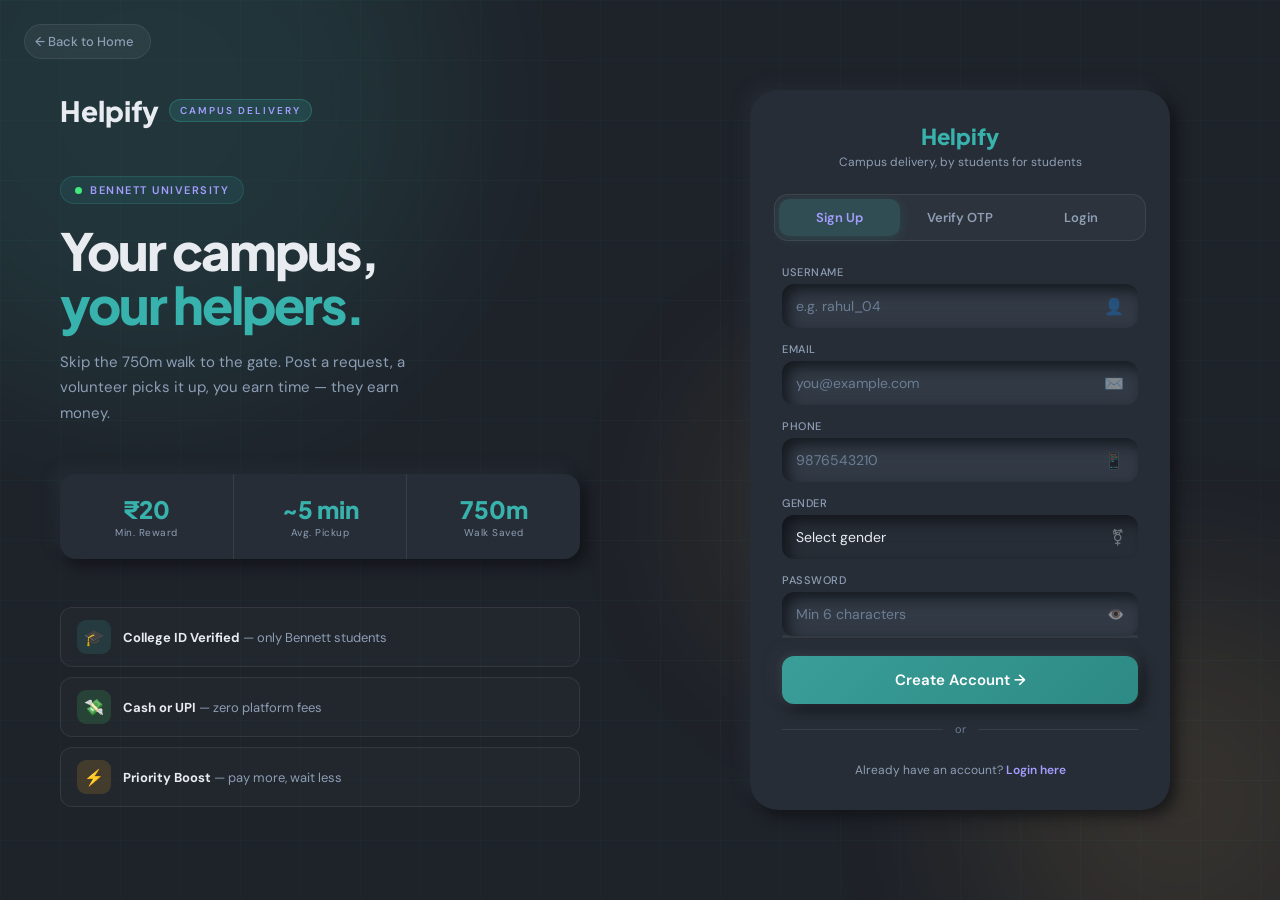
<file: login.html>
<!DOCTYPE html>
<html lang="en">

<head>
  <meta charset="UTF-8" />
  <meta name="viewport" content="width=device-width, initial-scale=1.0" />
  <title>Helpify — Login</title>
  <link rel="preconnect" href="https://fonts.googleapis.com" />
  <link href="https://fonts.googleapis.com/css2?family=DM+Sans:wght@400;500;700&family=Plus+Jakarta+Sans:wght@700;800;900&display=swap" rel="stylesheet" />
  <link href="css/login.css" rel="stylesheet" type="text/css" />
</head>

<body>

  <div class="orb orb1"></div>
  <div class="orb orb2"></div>
  <div class="orb orb3"></div>
  <div class="grid-bg"></div>

  <a href="index.html" class="back-home">← Back to Home</a>

  <div class="page-wrap">

    <!-- ── LEFT PANEL ── -->
    <div class="left-panel">
      <div class="brand">
        <div class="brand-logo">Helpify</div>
        <div class="brand-badge">Campus Delivery</div>
      </div>

      <div class="hero-section">
        <div class="hero-eyebrow"><span class="pulse-dot"></span> Bennett University</div>
        <h1 class="hero-title">Your campus,<br><span class="grad">your helpers.</span></h1>
        <p class="hero-sub">Skip the 750m walk to the gate. Post a request, a volunteer picks it up, you earn time —
          they earn money.</p>
      </div>

      <div class="stats-row">
        <div class="stat-block">
          <div class="stat-num">₹20</div>
          <div class="stat-lbl">Min. Reward</div>
        </div>
        <div class="stat-block">
          <div class="stat-num">~5 min</div>
          <div class="stat-lbl">Avg. Pickup</div>
        </div>
        <div class="stat-block">
          <div class="stat-num">750m</div>
          <div class="stat-lbl">Walk Saved</div>
        </div>
      </div>

      <div class="features-list">
        <div class="feature-item">
          <div class="fi-icon" style="background:rgba(56, 178, 172,.15)">🎓</div>
          <div class="fi-text"><strong>College ID Verified</strong> — only Bennett students</div>
        </div>
        <div class="feature-item">
          <div class="fi-icon" style="background:rgba(67,233,123,.15)">💸</div>
          <div class="fi-text"><strong>Cash or UPI</strong> — zero platform fees</div>
        </div>
        <div class="feature-item">
          <div class="fi-icon" style="background:rgba(255,184,48,.15)">⚡</div>
          <div class="fi-text"><strong>Priority Boost</strong> — pay more, wait less</div>
        </div>
      </div>
    </div>

    <!-- ── RIGHT PANEL ── -->
    <div class="right-panel">
      <div class="auth-card">
        <div class="card-header">
          <div class="card-logo">Helpify</div>
          <div class="card-tagline">Campus delivery, by students for students</div>
        </div>

        <div class="tab-row">
          <button class="tab-btn active" data-tab="signup" onclick="switchTab('signup',this)">Sign Up</button>
          <button class="tab-btn" data-tab="otp" onclick="switchTab('otp',this)">Verify OTP</button>
          <button class="tab-btn" data-tab="login" onclick="switchTab('login',this)">Login</button>
        </div>

        <div class="card-body">
          <div id="authMsg" class="auth-msg"></div>

          <!-- SIGNUP -->
          <div class="auth-panel active" id="panelSignup">
            <form class="auth-form" onsubmit="handleSignup(event)">
              <div class="field-wrap">
                <label class="field-label">Username</label>
                <div class="field-input-wrap">
                  <input class="field-input" type="text" id="signupUsername" placeholder="e.g. rahul_04" required
                    autocomplete="username" />
                  <span class="field-icon">👤</span>
                </div>
              </div>
              <div class="field-wrap">
                <label class="field-label">Email</label>
                <div class="field-input-wrap">
                  <input class="field-input" type="email" id="signupEmail" placeholder="you@example.com" required
                    autocomplete="email" />
                  <span class="field-icon">✉️</span>
                </div>
              </div>
              <div class="field-wrap">
                <label class="field-label">Phone</label>
                <div class="field-input-wrap">
                  <input class="field-input" type="text" id="signupPhone" placeholder="9876543210" required
                    minlength="10" maxlength="10" pattern="[0-9]{10}" autocomplete="tel" />
                  <span class="field-icon">📱</span>
                </div>
              </div>
              <div class="field-wrap">
                <label class="field-label">Gender</label>
                <div class="field-input-wrap">
                  <select class="field-input" id="signupGender" required style="appearance: none; background-color: var(--card-bg); color: var(--text);">
                    <option value="" disabled selected>Select gender</option>
                    <option value="Male">Male</option>
                    <option value="Female">Female</option>
                  </select>
                  <span class="field-icon">⚧</span>
                </div>
              </div>
              <div class="field-wrap">
                <label class="field-label">Password</label>
                <div class="field-input-wrap">
                  <input class="field-input" type="password" id="signupPassword" placeholder="Min 6 characters" required
                    minlength="6" autocomplete="new-password" oninput="updateStrength(this.value)" />
                  <span class="toggle-pw" onclick="togglePw('signupPassword',this)">👁️</span>
                </div>
                <div class="pw-strength">
                  <div class="pw-strength-fill" id="strengthFill"></div>
                </div>
              </div>
              <button type="submit" class="auth-submit signup-btn" id="signupBtn">Create Account →</button>
              <div class="auth-divider"><span>or</span></div>
              <div class="helper-link">Already have an account? <a
                  onclick="switchTab('login', document.querySelector('[data-tab=login]'))">Login here</a></div>
            </form>
          </div>

          <!-- OTP -->
          <div class="auth-panel" id="panelOtp">
            <form class="auth-form" onsubmit="handleVerifyOtp(event)">
              <div style="text-align:center;padding:8px 0 16px;">
                <div style="font-size:36px;margin-bottom:8px;">📬</div>
                <div style="font-size:14px;color:var(--text-muted);line-height:1.5">Check your inbox — we sent a 6-digit
                  code to your email</div>
              </div>
              <div class="field-wrap">
                <label class="field-label">Email</label>
                <div class="field-input-wrap">
                  <input class="field-input" type="email" id="otpEmail" placeholder="you@example.com" required
                    autocomplete="email" />
                  <span class="field-icon">✉️</span>
                </div>
              </div>
              <div class="field-wrap">
                <label class="field-label">OTP Code</label>
                <div class="field-input-wrap">
                  <input class="field-input" type="text" id="otpCode" placeholder="Enter 6-digit OTP" required
                    maxlength="6" pattern="[0-9]{4,6}" autocomplete="one-time-code"
                    style="letter-spacing: 6px; font-size: 18px; font-weight: 700; text-align: center;" />
                </div>
              </div>
              <button type="submit" class="auth-submit verify-btn" id="verifyBtn">Verify Email →</button>
              <div class="helper-link">Didn't get a code? <a
                  onclick="switchTab('signup', document.querySelector('[data-tab=signup]'))">Sign up again</a></div>
            </form>
          </div>

          <!-- LOGIN -->
          <div class="auth-panel" id="panelLogin">
            <form class="auth-form" onsubmit="handleLogin(event)">
              <div class="field-wrap">
                <label class="field-label">Email</label>
                <div class="field-input-wrap">
                  <input class="field-input" type="email" id="loginEmail" placeholder="you@example.com" required
                    autocomplete="email" />
                  <span class="field-icon">✉️</span>
                </div>
              </div>
              <div class="field-wrap">
                <label class="field-label">Password</label>
                <div class="field-input-wrap">
                  <input class="field-input" type="password" id="loginPassword" placeholder="Your password" required
                    autocomplete="current-password" />
                  <span class="toggle-pw" onclick="togglePw('loginPassword',this)">👁️</span>
                </div>
              </div>
              <button type="submit" class="auth-submit login-btn" id="loginBtn">Login →</button>
              <div class="auth-divider"><span>or</span></div>
              <div class="helper-link">Don't have an account? <a
                  onclick="switchTab('signup', document.querySelector('[data-tab=signup]'))">Sign up here</a></div>
            </form>
          </div>

        </div>
      </div>
    </div>

  </div>

  <div class="toast" id="toast"></div>

  <script>


    // ── TAB SWITCHING ──
    function switchTab(tab, btn) {
      document.querySelectorAll('.tab-btn').forEach(t => t.classList.remove('active'));
      if (btn) btn.classList.add('active');
      document.querySelectorAll('.auth-panel').forEach(p => p.classList.remove('active'));
      const panel = document.getElementById('panel' + tab.charAt(0).toUpperCase() + tab.slice(1));
      if (panel) panel.classList.add('active');
      clearMsg();
    }

    // ── MESSAGES ──
    function showMsg(text, type) {
      const el = document.getElementById('authMsg');
      el.textContent = text; el.className = 'auth-msg ' + type;
    }
    function clearMsg() {
      const el = document.getElementById('authMsg');
      el.textContent = ''; el.className = 'auth-msg';
    }

    // ── LOADING STATE ──
    function setLoading(id, on) {
      const btn = document.getElementById(id);
      if (!btn) return;
      if (on) {
        btn.disabled = true;
        btn.dataset.orig = btn.innerHTML;
        btn.innerHTML = '<span class="spinner"></span> Please wait...';
      } else {
        btn.disabled = false;
        btn.innerHTML = btn.dataset.orig || btn.innerHTML;
      }
    }

    // ── PASSWORD TOGGLE ──
    function togglePw(id, icon) {
      const input = document.getElementById(id);
      if (input.type === 'password') { input.type = 'text'; icon.textContent = '🙈'; }
      else { input.type = 'password'; icon.textContent = '👁️'; }
    }

    // ── STRENGTH METER ──
    function updateStrength(val) {
      const fill = document.getElementById('strengthFill');
      let score = 0;
      if (val.length >= 6) score++;
      if (val.length >= 10) score++;
      if (/[A-Z]/.test(val)) score++;
      if (/[0-9]/.test(val)) score++;
      if (/[^A-Za-z0-9]/.test(val)) score++;
      const widths = [0, 20, 40, 65, 85, 100];
      const colors = ['', '#d4a052', '#d4a052', '#d4a052', '#43E97B', '#43E97B'];
      fill.style.width = widths[score] + '%';
      fill.style.background = colors[score];
    }

    // ── TOAST ──
    function showToast(msg) {
      const t = document.getElementById('toast');
      t.textContent = msg; t.classList.add('show');
      setTimeout(() => t.classList.remove('show'), 3200);
    }


  </script>
  <script src="./login.js"></script>
</body>

</html>
</file>
<file: css/login.css>
:root {
    --primary: #38b2ac;
    --primary-dark: #2d8a84;
    --accent: #d4a052;
    --accent2: #d4a052;
    --surface: #1e2229;
    --surface2: #272d36;
    --surface3: #323a45;
    --glass: rgba(255, 255, 255, 0.04);
    --glass-border: rgba(255, 255, 255, 0.08);
    --text: #e8ecf1;
    --text-muted: #8d9eb5;
    --text-dim: #6b7d94;
    --success: #38b2ac;
    --warning: #d4a052;
    --danger: #d4a052;
    --font-display: 'Plus Jakarta Sans', sans-serif;
    --font-body: 'DM Sans', sans-serif;
    --neo-shadow: 6px 6px 14px rgba(10, 12, 16, 0.65), -6px -6px 14px rgba(55, 63, 75, 0.35);
    --neo-inset: inset 4px 4px 10px rgba(10, 12, 16, 0.6), inset -4px -4px 10px rgba(55, 63, 75, 0.25);
    --neo-deep: inset 6px 6px 14px rgba(10, 12, 16, 0.7), inset -6px -6px 14px rgba(55, 63, 75, 0.2);
}

*,
*::before,
*::after {
    margin: 0;
    padding: 0;
    box-sizing: border-box;
}

html,
body {
    width: 100%;
    height: 100%;
    font-family: var(--font-body);
    background: var(--surface);
    color: var(--text);
    overflow: hidden;
}

/* ── NOISE OVERLAY ── */
body::before {
    content: '';
    position: fixed;
    inset: 0;
    background: var(--surface);
    pointer-events: none;
    z-index: 0;
}

/* ── ORBS ── */
.orb {
    position: fixed;
    border-radius: 50%;
    filter: blur(90px);
    opacity: .13;
    animation: floatOrb 10s ease-in-out infinite;
    pointer-events: none;
    z-index: 0;
}

.orb1 {
    width: 600px;
    height: 600px;
    background: var(--primary);
    top: -200px;
    left: -150px;
    animation-delay: 0s;
}

.orb2 {
    width: 400px;
    height: 400px;
    background: var(--accent);
    bottom: -100px;
    right: -100px;
    animation-delay: 4s;
}

.orb3 {
    width: 300px;
    height: 300px;
    background: var(--accent2);
    top: 40%;
    right: 20%;
    animation-delay: 7s;
}

@keyframes floatOrb {

    0%,
    100% {
        transform: translate(0, 0);
    }

    50% {
        transform: translate(30px, -30px);
    }
}

/* ── GRID LINES ── */
.grid-bg {
    position: fixed;
    inset: 0;
    z-index: 0;
    pointer-events: none;
    background-image:
        linear-gradient(rgba(56, 178, 172, .04) 1px, transparent 1px),
        linear-gradient(90deg, rgba(56, 178, 172, .04) 1px, transparent 1px);
    background-size: 60px 60px;
}

/* ── LAYOUT ── */
.page-wrap {
    position: relative;
    z-index: 1;
    display: grid;
    grid-template-columns: 1fr 1fr;
    height: 100vh;
    width: 100%;
}

/* ── LEFT PANEL ── */
.left-panel {
    display: flex;
    flex-direction: column;
    justify-content: center;
    padding: 60px;
    gap: 48px;
    position: relative;
    overflow: hidden;
}

.left-panel::after {
    display: none;
}

.brand {
    display: flex;
    align-items: center;
    gap: 10px;
    animation: fadeSlideIn .6s ease both;
}

.brand-logo {
    font-family: var(--font-display);
    font-size: 28px;
    font-weight: 800;
    color: var(--text);
}

.brand-badge {
    font-size: 10px;
    font-weight: 600;
    letter-spacing: 2px;
    text-transform: uppercase;
    background: rgba(56, 178, 172, .15);
    border: 1px solid rgba(56, 178, 172, .3);
    color: #A59DFF;
    padding: 4px 10px;
    border-radius: 100px;
}

.hero-section {
    animation: fadeSlideIn .6s .1s ease both;
}

.hero-eyebrow {
    display: inline-flex;
    align-items: center;
    gap: 8px;
    background: rgba(56, 178, 172, .1);
    border: 1px solid rgba(56, 178, 172, .2);
    color: #A59DFF;
    padding: 6px 14px;
    border-radius: 100px;
    font-size: 11px;
    font-weight: 600;
    letter-spacing: 1.5px;
    text-transform: uppercase;
    margin-bottom: 20px;
}

.pulse-dot {
    width: 7px;
    height: 7px;
    background: #43E97B;
    border-radius: 50%;
    animation: pulseDot 2s ease-in-out infinite;
}

@keyframes pulseDot {

    0%,
    100% {
        opacity: 1;
        transform: scale(1);
    }

    50% {
        opacity: .4;
        transform: scale(.7);
    }
}

.hero-title {
    font-family: var(--font-display);
    font-size: clamp(36px, 4vw, 58px);
    font-weight: 800;
    line-height: 1.05;
    letter-spacing: -2px;
    margin-bottom: 18px;
}

.hero-title .grad {
    color: var(--primary);
}

.hero-sub {
    font-size: 15px;
    color: var(--text-muted);
    line-height: 1.7;
    max-width: 380px;
}

/* STATS ROW */
.stats-row {
    display: flex;
    gap: 0;
    background: var(--surface2);
    box-shadow: var(--neo-shadow);
    border-radius: 16px;
    overflow: hidden;
    animation: fadeSlideIn .6s .2s ease both;
}

.stat-block {
    flex: 1;
    padding: 20px 16px;
    text-align: center;
    border-right: 1px solid var(--glass-border);
    transition: background .2s;
}

.stat-block:last-child {
    border-right: none;
}

.stat-block:hover {
    background: var(--glass);
}

.stat-num {
    font-family: var(--font-display);
    font-size: 24px;
    font-weight: 800;
    color: var(--primary);
}

.stat-lbl {
    font-size: 10px;
    color: var(--text-muted);
    margin-top: 2px;
    letter-spacing: .5px;
}

/* FEATURES LIST */
.features-list {
    display: flex;
    flex-direction: column;
    gap: 10px;
    animation: fadeSlideIn .6s .3s ease both;
}

.feature-item {
    display: flex;
    align-items: center;
    gap: 12px;
    padding: 12px 16px;
    border-radius: 12px;
    background: rgba(255, 255, 255, .02);
    border: 1px solid var(--glass-border);
    transition: all .25s;
}

.feature-item:hover {
    background: rgba(56, 178, 172, .06);
    border-color: rgba(56, 178, 172, .2);
}

.fi-icon {
    width: 34px;
    height: 34px;
    border-radius: 9px;
    display: flex;
    align-items: center;
    justify-content: center;
    font-size: 16px;
    flex-shrink: 0;
}

.fi-text {
    font-size: 13px;
    color: var(--text-muted);
}

.fi-text strong {
    color: var(--text);
}

/* ── RIGHT PANEL ── */
.right-panel {
    display: flex;
    align-items: center;
    justify-content: center;
    padding: 40px;
    overflow-y: auto;
}

.auth-card {
    width: 100%;
    max-width: 420px;
    background: var(--surface2);
    border-radius: 28px;
    box-shadow: var(--neo-shadow);
    animation: cardIn .6s .1s cubic-bezier(.34, 1.56, .64, 1) both;
    overflow: hidden;
}

@keyframes cardIn {
    from {
        opacity: 0;
        transform: scale(.93) translateY(20px);
    }

    to {
        opacity: 1;
        transform: scale(1) translateY(0);
    }
}

.card-header {
    padding: 32px 32px 0;
    text-align: center;
}

.card-logo {
    font-family: var(--font-display);
    font-size: 22px;
    font-weight: 800;
    color: var(--primary);
    margin-bottom: 4px;
}

.card-tagline {
    font-size: 12px;
    color: var(--text-muted);
}

/* TABS */
.tab-row {
    display: flex;
    gap: 0;
    margin: 24px 24px 0;
    background: rgba(255, 255, 255, .03);
    border-radius: 14px;
    padding: 4px;
    border: 1px solid var(--glass-border);
}

.tab-btn {
    flex: 1;
    padding: 10px 0;
    border-radius: 10px;
    font-family: var(--font-body);
    font-size: 13px;
    font-weight: 600;
    color: var(--text-muted);
    cursor: pointer;
    border: none;
    background: none;
    transition: all .25s;
}

.tab-btn.active {
    background: rgba(56, 178, 172, .2);
    color: #A59DFF;
    box-shadow: 0 2px 12px rgba(56, 178, 172, .15);
}

.tab-btn:hover:not(.active) {
    color: var(--text);
    background: rgba(255, 255, 255, .03);
}

/* PANELS */
.card-body {
    padding: 24px 32px 32px;
}

.auth-panel {
    display: none;
    animation: panelIn .3s ease;
}

.auth-panel.active {
    display: block;
}

@keyframes panelIn {
    from {
        opacity: 0;
        transform: translateX(8px);
    }

    to {
        opacity: 1;
        transform: translateX(0);
    }
}

/* MSG */
.auth-msg {
    padding: 10px 14px;
    border-radius: 10px;
    font-size: 13px;
    font-weight: 500;
    text-align: center;
    margin-bottom: 16px;
    display: none;
    animation: msgIn .3s ease;
}

@keyframes msgIn {
    from {
        opacity: 0;
        transform: translateY(-6px);
    }

    to {
        opacity: 1;
        transform: translateY(0);
    }
}

.auth-msg.success {
    display: block;
    background: rgba(67, 233, 123, .12);
    border: 1px solid rgba(67, 233, 123, .25);
    color: var(--success);
}

.auth-msg.error {
    display: block;
    background: rgba(212, 160, 82, .12);
    border: 1px solid rgba(212, 160, 82, .25);
    color: var(--danger);
}

/* FORM */
.auth-form {
    display: flex;
    flex-direction: column;
    gap: 14px;
}

.field-wrap {
    display: flex;
    flex-direction: column;
    gap: 5px;
}

.field-label {
    font-size: 11px;
    color: var(--text-muted);
    font-weight: 500;
    text-transform: uppercase;
    letter-spacing: .5px;
}

.field-input-wrap {
    position: relative;
}

.field-input {
    width: 100%;
    background: var(--surface3);
    box-shadow: var(--neo-deep);
    border: none;
    color: var(--text);
    border-radius: 12px;
    padding: 13px 44px 13px 14px;
    font-size: 14px;
    font-family: var(--font-body);
    outline: none;
    transition: box-shadow .2s, background .2s;
}

.field-input:focus {
    box-shadow: inset 2px 2px 5px rgba(0,0,0,0.8), 0 0 0 2px var(--primary);
}

.field-input::placeholder {
    color: var(--text-dim);
}

.field-icon {
    position: absolute;
    right: 14px;
    top: 50%;
    transform: translateY(-50%);
    font-size: 16px;
    opacity: .4;
    pointer-events: none;
    transition: opacity .2s;
}

.field-input:focus~.field-icon {
    opacity: .7;
}

.toggle-pw {
    position: absolute;
    right: 14px;
    top: 50%;
    transform: translateY(-50%);
    cursor: pointer;
    opacity: .45;
    font-size: 14px;
    transition: opacity .2s;
}

.toggle-pw:hover {
    opacity: .8;
}

/* STRENGTH BAR */
.pw-strength {
    height: 3px;
    border-radius: 4px;
    background: rgba(255, 255, 255, .06);
    overflow: hidden;
    margin-top: -6px;
}

.pw-strength-fill {
    height: 100%;
    border-radius: 4px;
    width: 0;
    transition: width .3s ease, background .3s ease;
}

/* SUBMIT BUTTON */
.auth-submit {
    width: 100%;
    padding: 14px;
    border-radius: 12px;
    font-family: var(--font-body);
    font-size: 15px;
    font-weight: 600;
    cursor: pointer;
    border: none;
    display: flex;
    align-items: center;
    justify-content: center;
    gap: 8px;
    margin-top: 4px;
    transition: all .25s;
    position: relative;
    overflow: hidden;
}

.auth-submit::before {
    content: '';
    position: absolute;
    inset: 0;
    background: rgba(255, 255, 255, .1);
    opacity: 0;
    transition: opacity .2s;
}

.auth-submit:hover::before {
    opacity: 1;
}

.auth-submit:hover {
    transform: translateY(-2px);
    box-shadow: 0 0 15px rgba(255, 255, 255, 0.2), inset 2px 2px 5px rgba(0,0,0,0.2);
}

.auth-submit:active {
    transform: translateY(0);
}

.auth-submit:disabled {
    opacity: .6;
    cursor: not-allowed;
    transform: none;
    box-shadow: none;
}

.auth-submit:disabled::before {
    opacity: 0;
}

.signup-btn, .verify-btn, .login-btn {
    background: linear-gradient(135deg, #3a9e98, #2d8a84);
    box-shadow: 0 0 10px rgba(255, 255, 255, 0.1), var(--neo-shadow);
    color: white;
}

.spinner {
    width: 18px;
    height: 18px;
    border: 2px solid rgba(255, 255, 255, .3);
    border-top-color: white;
    border-radius: 50%;
    animation: spin .6s linear infinite;
}

@keyframes spin {
    to {
        transform: rotate(360deg);
    }
}

/* DIVIDER */
.auth-divider {
    display: flex;
    align-items: center;
    gap: 12px;
    margin: 4px 0;
}

.auth-divider::before,
.auth-divider::after {
    content: '';
    flex: 1;
    height: 1px;
    background: var(--glass-border);
}

.auth-divider span {
    font-size: 11px;
    color: var(--text-dim);
}

/* HELPER LINK */
.helper-link {
    text-align: center;
    font-size: 12px;
    color: var(--text-muted);
    margin-top: 8px;
}

.helper-link a {
    color: #A59DFF;
    font-weight: 600;
    cursor: pointer;
    text-decoration: none;
    transition: color .2s;
}

.helper-link a:hover {
    color: white;
}

/* BACK TO HOME */
.back-home {
    display: inline-flex;
    align-items: center;
    gap: 7px;
    position: fixed;
    top: 24px;
    left: 24px;
    z-index: 100;
    background: rgba(255, 255, 255, .05);
    border: 1px solid var(--glass-border);
    color: var(--text-muted);
    padding: 8px 16px 8px 10px;
    border-radius: 100px;
    font-size: 13px;
    font-weight: 500;
    cursor: pointer;
    text-decoration: none;
    transition: all .2s;
    backdrop-filter: blur(10px);
}

.back-home:hover {
    background: rgba(255, 255, 255, .09);
    color: var(--text);
}

/* ANIMATIONS */
@keyframes fadeSlideIn {
    from {
        opacity: 0;
        transform: translateY(16px);
    }

    to {
        opacity: 1;
        transform: translateY(0);
    }
}

/* TOAST */
.toast {
    position: fixed;
    bottom: 28px;
    left: 50%;
    transform: translateX(-50%) translateY(120px);
    background: rgba(28, 28, 53, .95);
    border: 1px solid rgba(56, 178, 172, .3);
    color: var(--text);
    padding: 13px 26px;
    border-radius: 100px;
    font-size: 14px;
    font-weight: 600;
    z-index: 9999;
    transition: transform .4s cubic-bezier(.34, 1.56, .64, 1);
    backdrop-filter: blur(20px);
    white-space: nowrap;
}

.toast.show {
    transform: translateX(-50%) translateY(0);
}

/* ── RESPONSIVE ── */
@media (max-width: 900px) {
    .page-wrap {
        grid-template-columns: 1fr;
    }

    .left-panel {
        display: none;
    }

    .right-panel {
        padding: 80px 20px 24px; /* increased top padding to clear back button */
        height: 100vh;
        overflow-y: auto;
    }

    body {
        overflow-y: auto;
    }

    html,
    body {
        height: auto;
        min-height: 100%;
    }
}

@media (max-width: 600px) {
    .right-panel {
        padding: 70px 12px 20px;
    }

    .auth-card {
        border-radius: 20px;
    }

    .card-header {
        padding: 24px 20px 0;
    }

    .card-body {
        padding: 20px 20px 28px;
    }

    .tab-row {
        flex-direction: column;
        margin: 20px 20px 0;
        background: transparent;
        border: none;
        padding: 0;
        gap: 6px;
    }

    .tab-btn {
        background: rgba(255, 255, 255, .03);
        border: 1px solid var(--glass-border);
        border-radius: 10px;
    }
}
</file>
